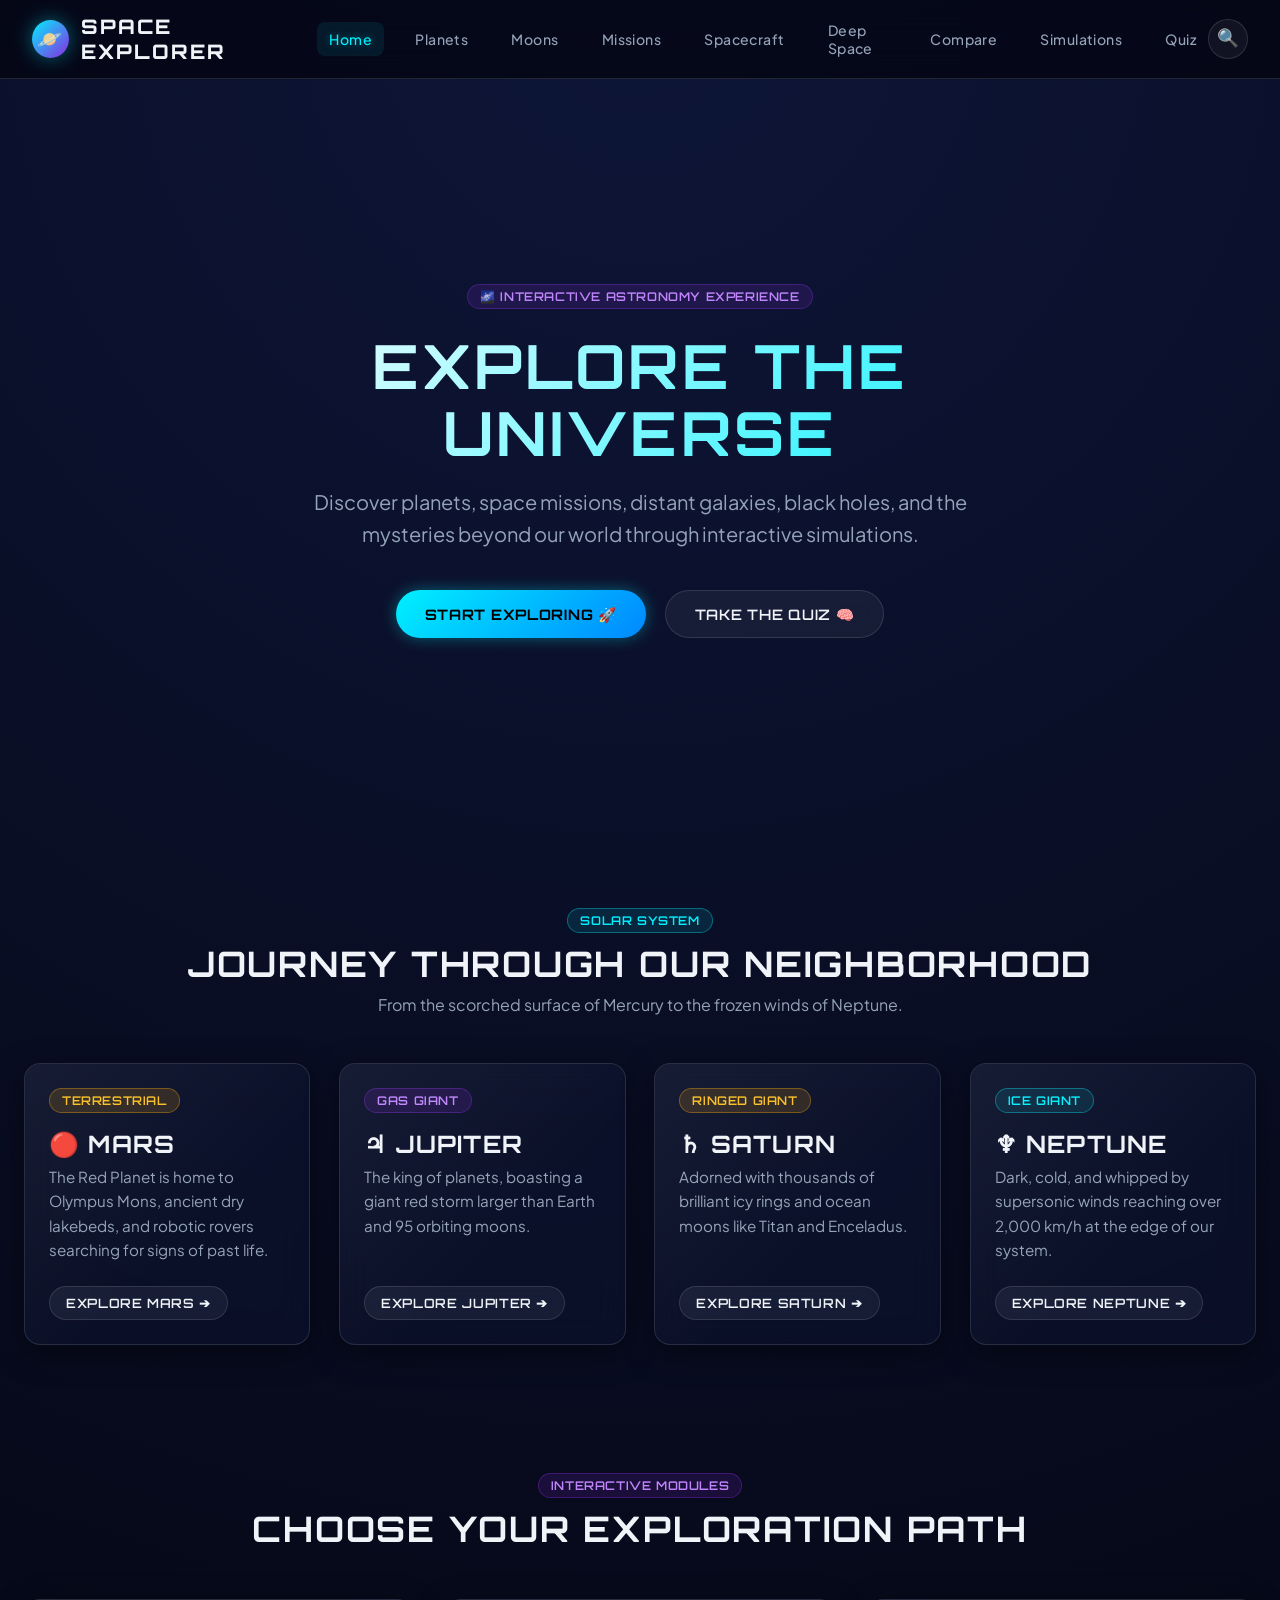
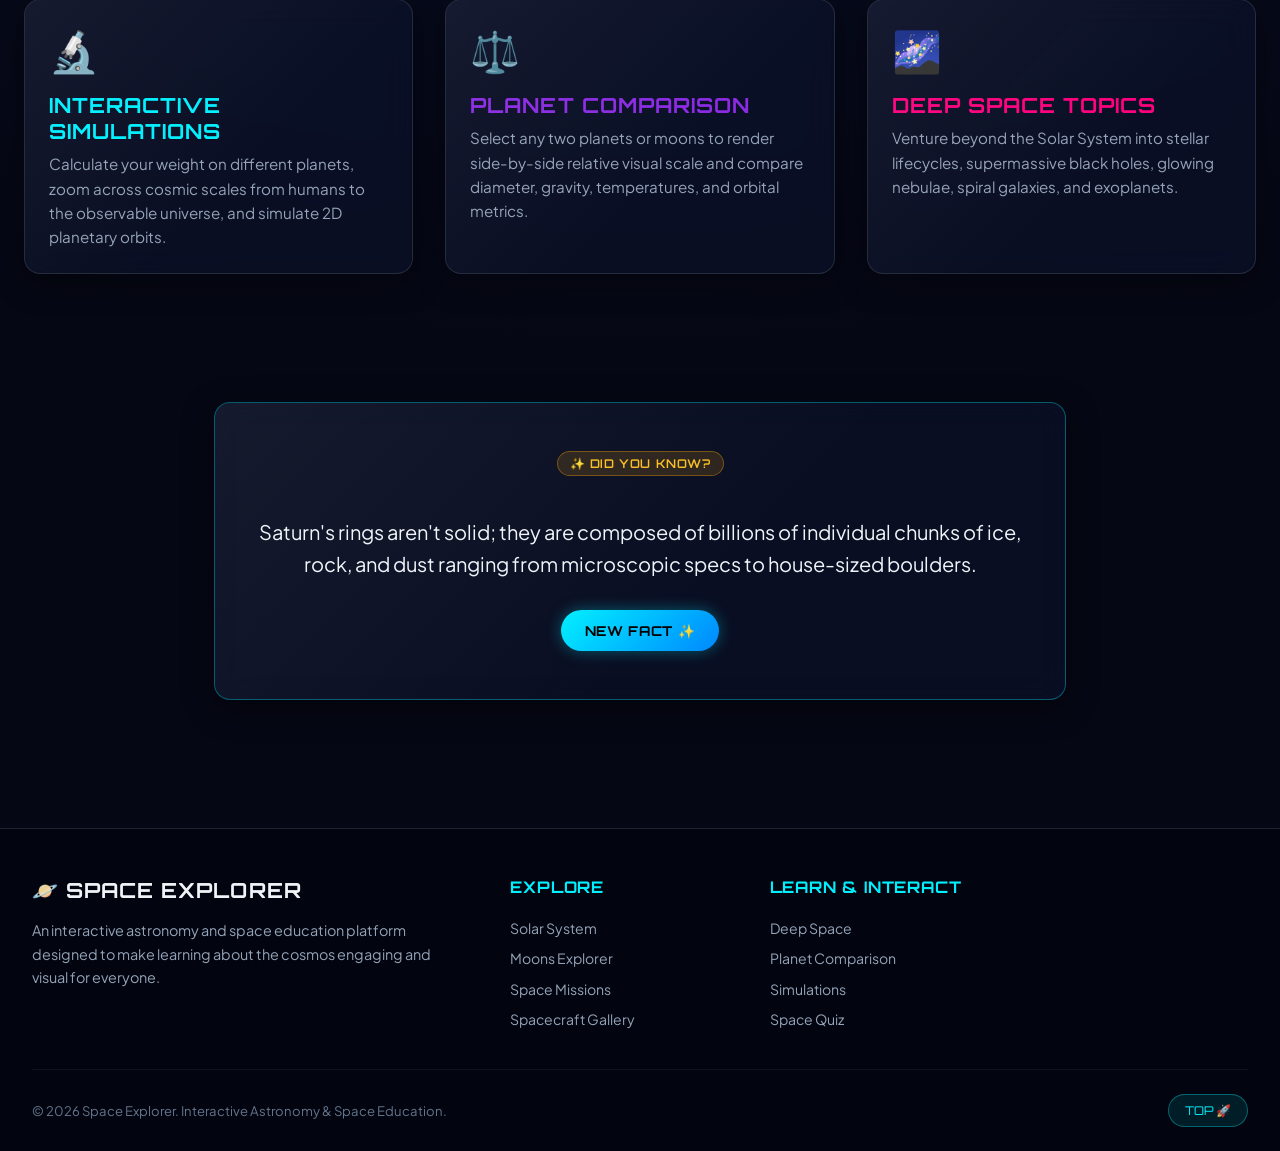
<file: index.html>
<!DOCTYPE html>
<html lang="en">
<head>
  <meta charset="UTF-8">
  <meta name="viewport" content="width=device-width, initial-scale=1.0">
  <title>SPACE EXPLORER | Interactive Astronomy & Space Education</title>
  <meta name="description" content="Discover planets, space missions, deep space galaxies, black holes, interactive simulations, and quizzes in a cinematic space exploration experience.">

  <!-- Core CSS -->
  <link rel="stylesheet" href="css/style.css">
  <link rel="stylesheet" href="css/responsive.css">
</head>
<body>

  <!-- Starfield Canvas Background -->
  <canvas id="starfield-canvas"></canvas>

  <!-- Sticky Navbar -->
  <nav class="navbar">
    <div class="nav-container">
      <a href="index.html" class="nav-brand">
        <div class="nav-brand-logo">🪐</div>
        <span>SPACE EXPLORER</span>
      </a>

      <ul class="nav-links" id="nav-links">
        <li><a href="index.html" class="nav-link">Home</a></li>
        <li><a href="planets.html" class="nav-link">Planets</a></li>
        <li><a href="moons.html" class="nav-link">Moons</a></li>
        <li><a href="missions.html" class="nav-link">Missions</a></li>
        <li><a href="spacecraft.html" class="nav-link">Spacecraft</a></li>
        <li><a href="deep-space.html" class="nav-link">Deep Space</a></li>
        <li><a href="compare.html" class="nav-link">Compare</a></li>
        <li><a href="simulations.html" class="nav-link">Simulations</a></li>
        <li><a href="quiz.html" class="nav-link">Quiz</a></li>
      </ul>

      <div class="nav-actions">
        <button class="btn-icon" id="search-btn" title="Search Universe (Ctrl+K)">🔍</button>
        <button class="mobile-toggle" id="mobile-toggle" aria-label="Toggle Menu">☰</button>
      </div>
    </div>
  </nav>

  <!-- Main Hero Section -->
  <main>
    <section class="hero-section" style="min-height: 85vh; display: flex; align-items: center; justify-content: center; text-align: center; padding: 4rem 1.5rem; position: relative;">
      <div style="max-width: 900px; margin: 0 auto;">
        <span class="badge badge-violet" style="margin-bottom: 1.5rem;">🌌 INTERACTIVE ASTRONOMY EXPERIENCE</span>
        <h1 class="hero-title text-gradient-cyan" style="font-size: 3.8rem; line-height: 1.1; margin-bottom: 1.2rem;">
          EXPLORE THE UNIVERSE
        </h1>
        <p style="font-size: 1.25rem; color: var(--text-muted); max-width: 700px; margin: 0 auto 2.5rem auto; line-height: 1.6;">
          Discover planets, space missions, distant galaxies, black holes, and the mysteries beyond our world through interactive simulations.
        </p>

        <div style="display: flex; gap: 1.2rem; justify-content: center; flex-wrap: wrap;">
          <a href="planets.html" class="btn-primary">START EXPLORING 🚀</a>
          <a href="quiz.html" class="btn-secondary">TAKE THE QUIZ 🧠</a>
        </div>
      </div>
    </section>

    <!-- Solar System Highlight Strip -->
    <section style="padding: 4rem 1.5rem; max-width: 1400px; margin: 0 auto;">
      <div style="text-align: center; margin-bottom: 3rem;">
        <span class="badge">SOLAR SYSTEM</span>
        <h2 style="font-size: 2.2rem; margin-top: 0.5rem;">JOURNEY THROUGH OUR NEIGHBORHOOD</h2>
        <p style="color: var(--text-muted); max-width: 600px; margin: 0.5rem auto 0 auto;">From the scorched surface of Mercury to the frozen winds of Neptune.</p>
      </div>

      <div style="display: grid; grid-template-columns: repeat(auto-fill, minmax(280px, 1fr)); gap: 1.8rem;">
        <div class="glass-panel" style="display:flex; flex-direction:column; align-items:flex-start;">
          <span class="badge badge-amber" style="margin-bottom: 1rem;">TERRESTRIAL</span>
          <h3 style="font-size: 1.5rem; margin-bottom: 0.4rem;">🔴 Mars</h3>
          <p style="color: var(--text-muted); font-size: 0.95rem; line-height: 1.6; margin-bottom: 1.5rem;">
            The Red Planet is home to Olympus Mons, ancient dry lakebeds, and robotic rovers searching for signs of past life.
          </p>
          <a href="planets.html?planet=mars" class="btn-secondary" style="margin-top: auto; font-size: 0.8rem; padding: 0.5rem 1rem;">EXPLORE MARS ➔</a>
        </div>

        <div class="glass-panel" style="display:flex; flex-direction:column; align-items:flex-start;">
          <span class="badge badge-violet" style="margin-bottom: 1rem;">GAS GIANT</span>
          <h3 style="font-size: 1.5rem; margin-bottom: 0.4rem;">♃ Jupiter</h3>
          <p style="color: var(--text-muted); font-size: 0.95rem; line-height: 1.6; margin-bottom: 1.5rem;">
            The king of planets, boasting a giant red storm larger than Earth and 95 orbiting moons.
          </p>
          <a href="planets.html?planet=jupiter" class="btn-secondary" style="margin-top: auto; font-size: 0.8rem; padding: 0.5rem 1rem;">EXPLORE JUPITER ➔</a>
        </div>

        <div class="glass-panel" style="display:flex; flex-direction:column; align-items:flex-start;">
          <span class="badge badge-amber" style="margin-bottom: 1rem;">RINGED GIANT</span>
          <h3 style="font-size: 1.5rem; margin-bottom: 0.4rem;">♄ Saturn</h3>
          <p style="color: var(--text-muted); font-size: 0.95rem; line-height: 1.6; margin-bottom: 1.5rem;">
            Adorned with thousands of brilliant icy rings and ocean moons like Titan and Enceladus.
          </p>
          <a href="planets.html?planet=saturn" class="btn-secondary" style="margin-top: auto; font-size: 0.8rem; padding: 0.5rem 1rem;">EXPLORE SATURN ➔</a>
        </div>

        <div class="glass-panel" style="display:flex; flex-direction:column; align-items:flex-start;">
          <span class="badge" style="margin-bottom: 1rem;">ICE GIANT</span>
          <h3 style="font-size: 1.5rem; margin-bottom: 0.4rem;">♆ Neptune</h3>
          <p style="color: var(--text-muted); font-size: 0.95rem; line-height: 1.6; margin-bottom: 1.5rem;">
            Dark, cold, and whipped by supersonic winds reaching over 2,000 km/h at the edge of our system.
          </p>
          <a href="planets.html?planet=neptune" class="btn-secondary" style="margin-top: auto; font-size: 0.8rem; padding: 0.5rem 1rem;">EXPLORE NEPTUNE ➔</a>
        </div>
      </div>
    </section>

    <!-- Interactive Features Hub -->
    <section style="padding: 4rem 1.5rem; max-width: 1400px; margin: 0 auto;">
      <div style="text-align: center; margin-bottom: 3rem;">
        <span class="badge badge-violet">INTERACTIVE MODULES</span>
        <h2 style="font-size: 2.2rem; margin-top: 0.5rem;">CHOOSE YOUR EXPLORATION PATH</h2>
      </div>

      <div style="display: grid; grid-template-columns: repeat(auto-fill, minmax(320px, 1fr)); gap: 2rem;">
        <a href="simulations.html" class="glass-panel" style="text-decoration:none; color:inherit; display:block;">
          <div style="font-size: 2.5rem; margin-bottom: 1rem;">🔬</div>
          <h3 style="font-size: 1.3rem; margin-bottom: 0.5rem; color: var(--primary-cyan);">INTERACTIVE SIMULATIONS</h3>
          <p style="color: var(--text-muted); font-size: 0.95rem; line-height: 1.6;">
            Calculate your weight on different planets, zoom across cosmic scales from humans to the observable universe, and simulate 2D planetary orbits.
          </p>
        </a>

        <a href="compare.html" class="glass-panel" style="text-decoration:none; color:inherit; display:block;">
          <div style="font-size: 2.5rem; margin-bottom: 1rem;">⚖️</div>
          <h3 style="font-size: 1.3rem; margin-bottom: 0.5rem; color: var(--secondary-violet);">PLANET COMPARISON</h3>
          <p style="color: var(--text-muted); font-size: 0.95rem; line-height: 1.6;">
            Select any two planets or moons to render side-by-side relative visual scale and compare diameter, gravity, temperatures, and orbital metrics.
          </p>
        </a>

        <a href="deep-space.html" class="glass-panel" style="text-decoration:none; color:inherit; display:block;">
          <div style="font-size: 2.5rem; margin-bottom: 1rem;">🌌</div>
          <h3 style="font-size: 1.3rem; margin-bottom: 0.5rem; color: var(--accent-magenta);">DEEP SPACE TOPICS</h3>
          <p style="color: var(--text-muted); font-size: 0.95rem; line-height: 1.6;">
            Venture beyond the Solar System into stellar lifecycles, supermassive black holes, glowing nebulae, spiral galaxies, and exoplanets.
          </p>
        </a>
      </div>
    </section>

    <!-- ✨ Random Space Fact Widget -->
    <section style="padding: 4rem 1.5rem; max-width: 900px; margin: 0 auto 4rem auto;">
      <div class="glass-panel" style="text-align: center; padding: 3rem 2rem; border-color: var(--primary-cyan-glow);">
        <span class="badge badge-amber" style="margin-bottom: 1rem;">✨ DID YOU KNOW?</span>
        <p id="fact-text-display" style="font-size: 1.25rem; line-height: 1.6; color: var(--text-main); margin: 1.5rem 0; min-height: 70px; transition: opacity 0.2s ease;">
          Space contains many extreme environments and objects waiting to be explored.
        </p>
        <button id="new-fact-btn" class="btn-primary" style="font-size: 0.85rem; padding: 0.75rem 1.5rem;">NEW FACT ✨</button>
      </div>
    </section>
  </main>

  <!-- Global Search Overlay Modal -->
  <div class="search-modal-overlay" id="search-modal-overlay">
    <div class="search-container">
      <div class="search-header">
        <span class="search-icon">🔍</span>
        <input type="text" class="search-input" id="search-input" placeholder="Search planets, moons, missions, black holes..." autocomplete="off">
        <button class="search-close-btn" id="search-close">✕</button>
      </div>
      <div class="search-results" id="search-results">
        <div style="text-align:center; padding: 1.5rem; color: var(--text-muted);">Type to search across the universe...</div>
      </div>
    </div>
  </div>

  <!-- Footer -->
  <footer>
    <div class="footer-container">
      <div class="footer-info">
        <h3>🪐 SPACE EXPLORER</h3>
        <p>An interactive astronomy and space education platform designed to make learning about the cosmos engaging and visual for everyone.</p>
      </div>
      <div class="footer-links">
        <h4>EXPLORE</h4>
        <ul>
          <li><a href="planets.html">Solar System</a></li>
          <li><a href="moons.html">Moons Explorer</a></li>
          <li><a href="missions.html">Space Missions</a></li>
          <li><a href="spacecraft.html">Spacecraft Gallery</a></li>
        </ul>
      </div>
      <div class="footer-links">
        <h4>LEARN & INTERACT</h4>
        <ul>
          <li><a href="deep-space.html">Deep Space</a></li>
          <li><a href="compare.html">Planet Comparison</a></li>
          <li><a href="simulations.html">Simulations</a></li>
          <li><a href="quiz.html">Space Quiz</a></li>
        </ul>
      </div>
    </div>
    <div class="footer-bottom">
      <span>© 2026 Space Explorer. Interactive Astronomy & Space Education.</span>
      <button class="back-to-top-btn" id="back-to-top">TOP 🚀</button>
    </div>
  </footer>

  <!-- Core Scripts -->
  <script src="js/main.js"></script>
</body>
</html>
</file>
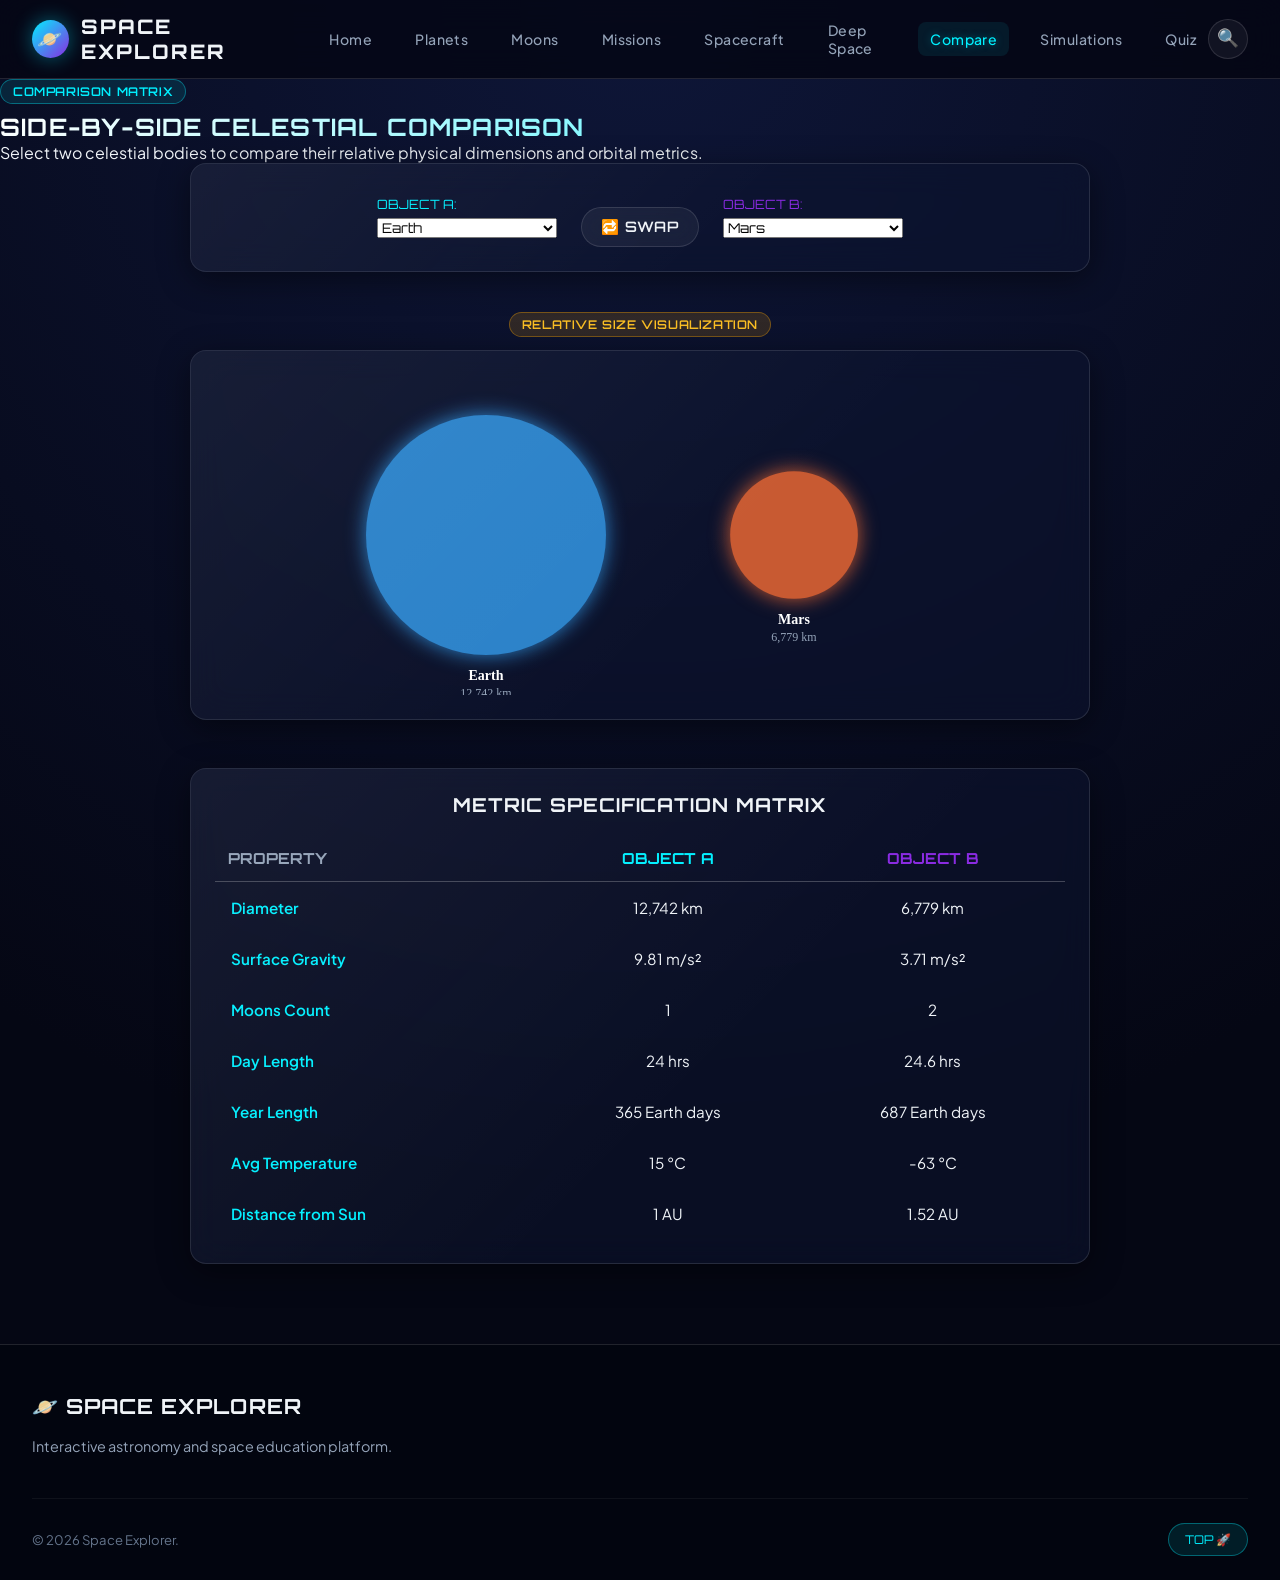
<file: compare.html>
<!DOCTYPE html>
<html lang="en">
<head>
  <meta charset="UTF-8">
  <meta name="viewport" content="width=device-width, initial-scale=1.0">
  <title>Planet & Moon Comparison | SPACE EXPLORER</title>
  <meta name="description" content="Compare any two planets or moons side-by-side with relative visual scale canvas and comparative metric table.">

  <link rel="stylesheet" href="css/style.css">
  <link rel="stylesheet" href="css/responsive.css">
</head>
<body>

  <canvas id="starfield-canvas"></canvas>

  <nav class="navbar">
    <div class="nav-container">
      <a href="index.html" class="nav-brand">
        <div class="nav-brand-logo">🪐</div>
        <span>SPACE EXPLORER</span>
      </a>

      <ul class="nav-links" id="nav-links">
        <li><a href="index.html" class="nav-link">Home</a></li>
        <li><a href="planets.html" class="nav-link">Planets</a></li>
        <li><a href="moons.html" class="nav-link">Moons</a></li>
        <li><a href="missions.html" class="nav-link">Missions</a></li>
        <li><a href="spacecraft.html" class="nav-link">Spacecraft</a></li>
        <li><a href="deep-space.html" class="nav-link">Deep Space</a></li>
        <li><a href="compare.html" class="nav-link active">Compare</a></li>
        <li><a href="simulations.html" class="nav-link">Simulations</a></li>
        <li><a href="quiz.html" class="nav-link">Quiz</a></li>
      </ul>

      <div class="nav-actions">
        <button class="btn-icon" id="search-btn">🔍</button>
        <button class="mobile-toggle" id="mobile-toggle">☰</button>
      </div>
    </div>
  </nav>

  <main>
    <section class="explorer-header">
      <span class="badge">COMPARISON MATRIX</span>
      <h1 class="text-gradient-cyan" style="margin-top: 0.5rem;">SIDE-BY-SIDE CELESTIAL COMPARISON</h1>
      <p>Select two celestial bodies to compare their relative physical dimensions and orbital metrics.</p>
    </section>

    <!-- Selector Controls Bar -->
    <div class="glass-panel" style="max-width: 900px; margin: 0 auto 2.5rem auto; padding: 1.5rem 2rem;">
      <div style="display: flex; gap: 1.5rem; align-items: center; justify-content: center; flex-wrap: wrap;">
        <div style="display: flex; flex-direction: column; gap: 0.4rem;">
          <label style="font-family: var(--font-display); font-size: 0.8rem; color: var(--primary-cyan);">OBJECT A:</label>
          <select id="select-planet-a" class="calc-input" style="width: 180px; font-family: var(--font-display);"></select>
        </div>

        <button id="swap-compare-btn" class="btn-secondary" style="padding: 0.6rem 1.2rem; margin-top: 1.2rem;">🔁 SWAP</button>

        <div style="display: flex; flex-direction: column; gap: 0.4rem;">
          <label style="font-family: var(--font-display); font-size: 0.8rem; color: var(--secondary-violet);">OBJECT B:</label>
          <select id="select-planet-b" class="calc-input" style="width: 180px; font-family: var(--font-display);"></select>
        </div>
      </div>
    </div>

    <!-- Relative Scale Canvas -->
    <div style="max-width: 900px; margin: 0 auto 3rem auto; text-align: center;">
      <span class="badge badge-amber" style="margin-bottom: 0.8rem;">RELATIVE SIZE VISUALIZATION</span>
      <div class="glass-panel" style="padding: 1.5rem; display: flex; justify-content: center; align-items: center;">
        <canvas id="compare-scale-canvas" width="700" height="320" style="max-width: 100%;"></canvas>
      </div>
    </div>

    <!-- Comparative Specs Table -->
    <div class="glass-panel" style="max-width: 900px; margin: 0 auto 5rem auto; padding: 1.5rem;">
      <h3 style="font-size: 1.2rem; margin-bottom: 1.2rem; text-align: center; color: var(--text-main);">METRIC SPECIFICATION MATRIX</h3>
      <table style="width: 100%; border-collapse: collapse; font-size: 0.95rem;">
        <thead>
          <tr style="border-bottom: 1px solid var(--border-glass);">
            <th style="padding: 0.8rem; text-align: left; color: var(--text-muted); font-family: var(--font-display);">PROPERTY</th>
            <th style="padding: 0.8rem; text-align: center; color: var(--primary-cyan); font-family: var(--font-display);">OBJECT A</th>
            <th style="padding: 0.8rem; text-align: center; color: var(--secondary-violet); font-family: var(--font-display);">OBJECT B</th>
          </tr>
        </thead>
        <tbody id="compare-table-body"></tbody>
      </table>
    </div>
  </main>

  <div class="search-modal-overlay" id="search-modal-overlay">
    <div class="search-container">
      <div class="search-header">
        <span class="search-icon">🔍</span>
        <input type="text" class="search-input" id="search-input" placeholder="Search comparison..." autocomplete="off">
        <button class="search-close-btn" id="search-close">✕</button>
      </div>
      <div class="search-results" id="search-results"></div>
    </div>
  </div>

  <footer>
    <div class="footer-container">
      <div class="footer-info">
        <h3>🪐 SPACE EXPLORER</h3>
        <p>Interactive astronomy and space education platform.</p>
      </div>
    </div>
    <div class="footer-bottom">
      <span>© 2026 Space Explorer.</span>
      <button class="back-to-top-btn" id="back-to-top">TOP 🚀</button>
    </div>
  </footer>

  <script src="js/main.js"></script>
  <script src="js/compare.js"></script>
</body>
</html>
</file>
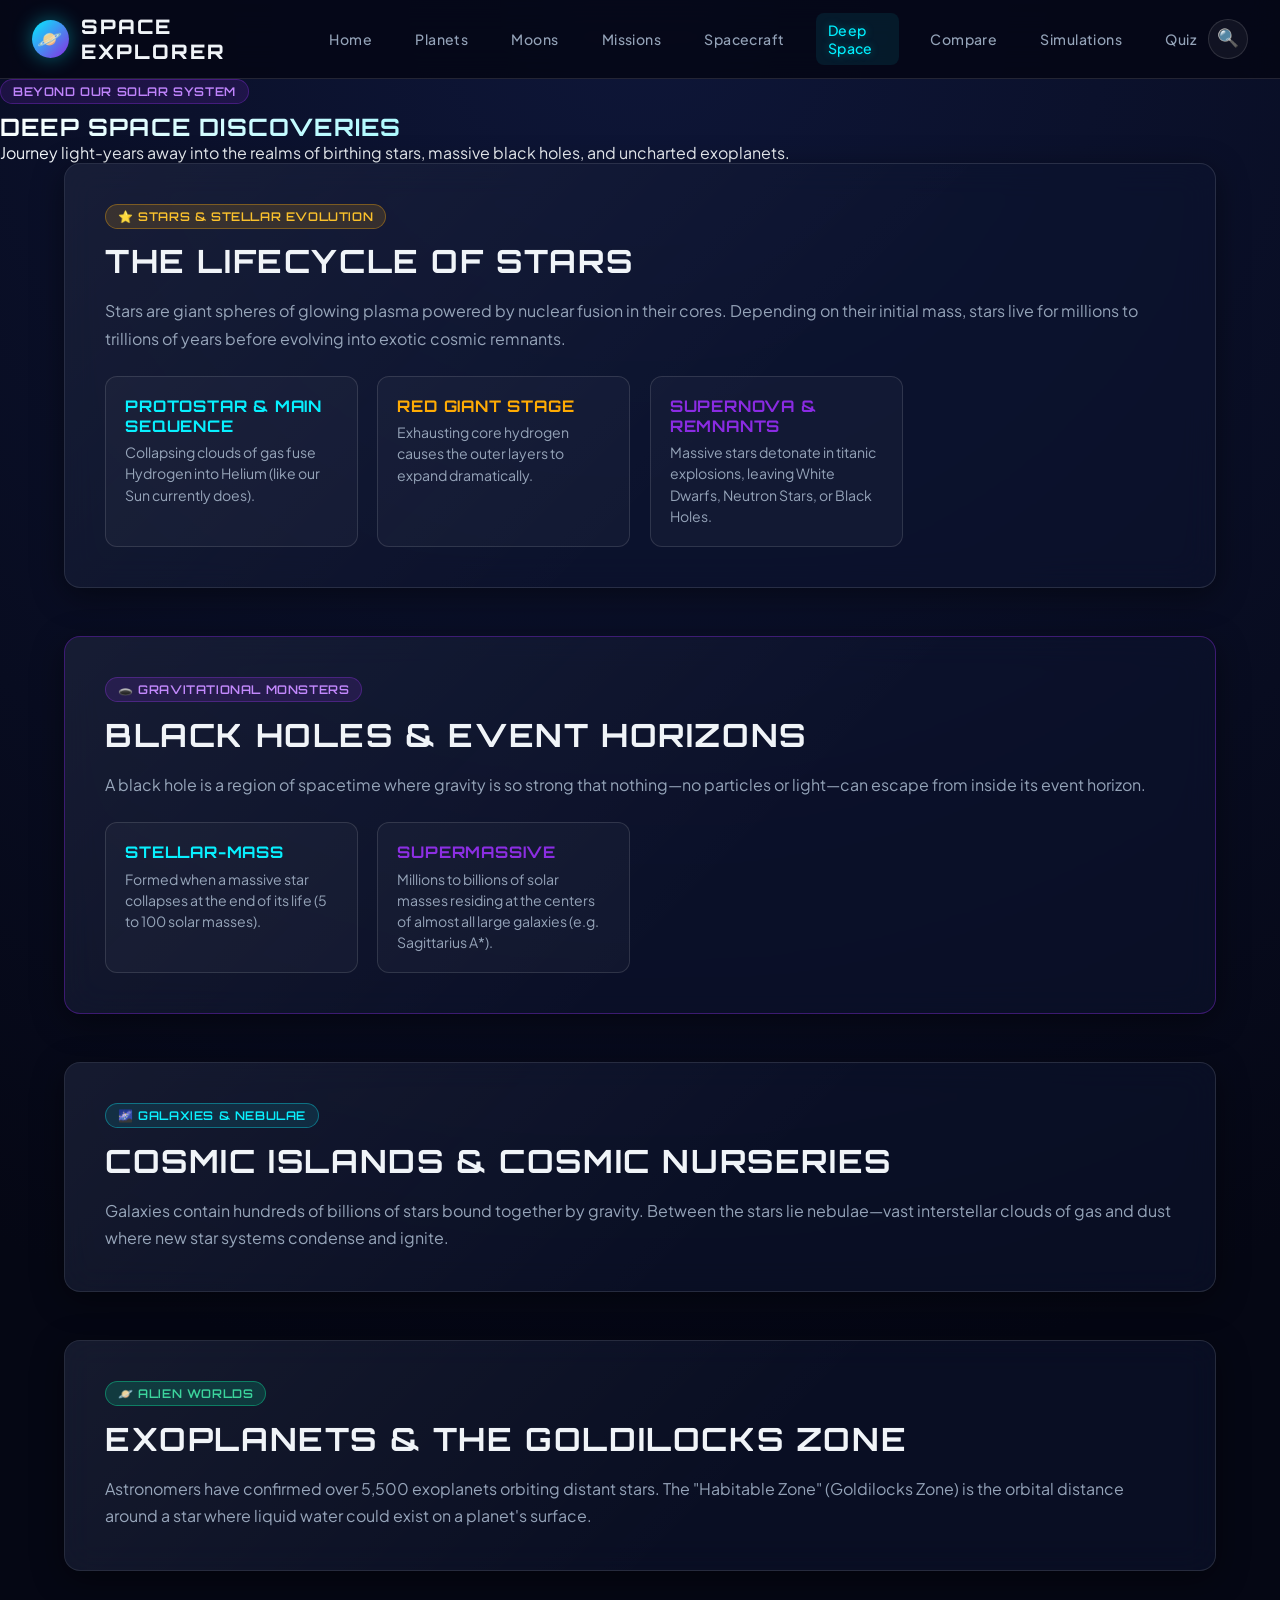
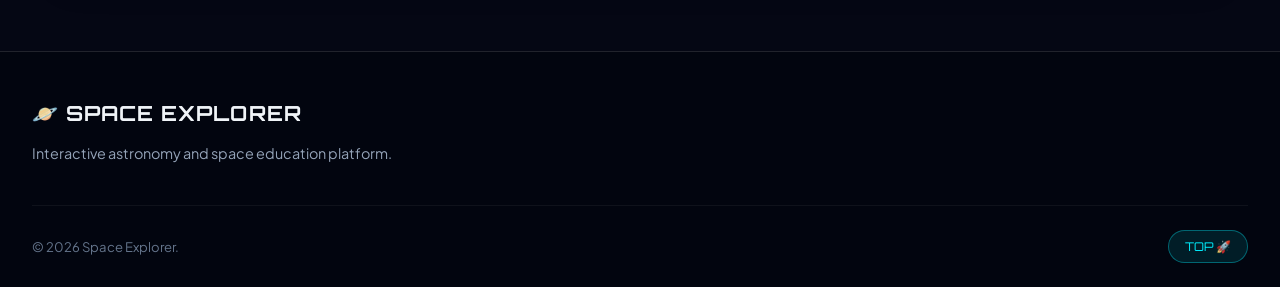
<file: deep-space.html>
<!DOCTYPE html>
<html lang="en">
<head>
  <meta charset="UTF-8">
  <meta name="viewport" content="width=device-width, initial-scale=1.0">
  <title>Deep Space Exploration | SPACE EXPLORER</title>
  <meta name="description" content="Discover deep space topics: stars, stellar lifecycles, spiral galaxies, black holes, star nurseries, and exoplanets.">

  <link rel="stylesheet" href="css/style.css">
  <link rel="stylesheet" href="css/responsive.css">
</head>
<body>

  <canvas id="starfield-canvas"></canvas>

  <nav class="navbar">
    <div class="nav-container">
      <a href="index.html" class="nav-brand">
        <div class="nav-brand-logo">🪐</div>
        <span>SPACE EXPLORER</span>
      </a>

      <ul class="nav-links" id="nav-links">
        <li><a href="index.html" class="nav-link">Home</a></li>
        <li><a href="planets.html" class="nav-link">Planets</a></li>
        <li><a href="moons.html" class="nav-link">Moons</a></li>
        <li><a href="missions.html" class="nav-link">Missions</a></li>
        <li><a href="spacecraft.html" class="nav-link">Spacecraft</a></li>
        <li><a href="deep-space.html" class="nav-link active">Deep Space</a></li>
        <li><a href="compare.html" class="nav-link">Compare</a></li>
        <li><a href="simulations.html" class="nav-link">Simulations</a></li>
        <li><a href="quiz.html" class="nav-link">Quiz</a></li>
      </ul>

      <div class="nav-actions">
        <button class="btn-icon" id="search-btn">🔍</button>
        <button class="mobile-toggle" id="mobile-toggle">☰</button>
      </div>
    </div>
  </nav>

  <main>
    <section class="explorer-header">
      <span class="badge badge-violet">BEYOND OUR SOLAR SYSTEM</span>
      <h1 class="text-gradient-cyan" style="margin-top: 0.5rem;">DEEP SPACE DISCOVERIES</h1>
      <p>Journey light-years away into the realms of birthing stars, massive black holes, and uncharted exoplanets.</p>
    </section>

    <!-- Content Sections Container -->
    <div style="max-width: 1200px; margin: 0 auto 5rem auto; padding: 0 1.5rem; display: flex; flex-direction: column; gap: 3rem;">
      
      <!-- 1. Stars & Stellar Lifecycle -->
      <section id="stars" class="glass-panel" style="padding: 2.5rem;">
        <span class="badge badge-amber" style="margin-bottom: 0.8rem;">⭐ STARS & STELLAR EVOLUTION</span>
        <h2 style="font-size: 2rem; margin-bottom: 1rem;">The Lifecycle of Stars</h2>
        <p style="color: var(--text-muted); line-height: 1.7; margin-bottom: 1.5rem;">
          Stars are giant spheres of glowing plasma powered by nuclear fusion in their cores. Depending on their initial mass, stars live for millions to trillions of years before evolving into exotic cosmic remnants.
        </p>
        <div style="display: grid; grid-template-columns: repeat(auto-fill, minmax(240px, 1fr)); gap: 1.2rem;">
          <div style="background: rgba(255,255,255,0.03); border: 1px solid var(--border-glass); border-radius: 12px; padding: 1.2rem;">
            <h4 style="color: var(--primary-cyan); font-family: var(--font-display); margin-bottom: 0.4rem;">Protostar & Main Sequence</h4>
            <p style="color: var(--text-muted); font-size: 0.88rem; line-height: 1.5;">Collapsing clouds of gas fuse Hydrogen into Helium (like our Sun currently does).</p>
          </div>
          <div style="background: rgba(255,255,255,0.03); border: 1px solid var(--border-glass); border-radius: 12px; padding: 1.2rem;">
            <h4 style="color: var(--accent-amber); font-family: var(--font-display); margin-bottom: 0.4rem;">Red Giant Stage</h4>
            <p style="color: var(--text-muted); font-size: 0.88rem; line-height: 1.5;">Exhausting core hydrogen causes the outer layers to expand dramatically.</p>
          </div>
          <div style="background: rgba(255,255,255,0.03); border: 1px solid var(--border-glass); border-radius: 12px; padding: 1.2rem;">
            <h4 style="color: var(--secondary-violet); font-family: var(--font-display); margin-bottom: 0.4rem;">Supernova & Remnants</h4>
            <p style="color: var(--text-muted); font-size: 0.88rem; line-height: 1.5;">Massive stars detonate in titanic explosions, leaving White Dwarfs, Neutron Stars, or Black Holes.</p>
          </div>
        </div>
      </section>

      <!-- 2. Black Holes -->
      <section id="black-holes" class="glass-panel" style="padding: 2.5rem; border-color: rgba(138, 43, 226, 0.4);">
        <span class="badge badge-violet" style="margin-bottom: 0.8rem;">🕳️ GRAVITATIONAL MONSTERS</span>
        <h2 style="font-size: 2rem; margin-bottom: 1rem;">Black Holes & Event Horizons</h2>
        <p style="color: var(--text-muted); line-height: 1.7; margin-bottom: 1.5rem;">
          A black hole is a region of spacetime where gravity is so strong that nothing—no particles or light—can escape from inside its event horizon.
        </p>
        <div style="display: grid; grid-template-columns: repeat(auto-fill, minmax(240px, 1fr)); gap: 1.2rem;">
          <div style="background: rgba(255,255,255,0.03); border: 1px solid var(--border-glass); border-radius: 12px; padding: 1.2rem;">
            <h4 style="color: var(--primary-cyan); font-family: var(--font-display); margin-bottom: 0.4rem;">Stellar-Mass</h4>
            <p style="color: var(--text-muted); font-size: 0.88rem; line-height: 1.5;">Formed when a massive star collapses at the end of its life (5 to 100 solar masses).</p>
          </div>
          <div style="background: rgba(255,255,255,0.03); border: 1px solid var(--border-glass); border-radius: 12px; padding: 1.2rem;">
            <h4 style="color: var(--secondary-violet); font-family: var(--font-display); margin-bottom: 0.4rem;">Supermassive</h4>
            <p style="color: var(--text-muted); font-size: 0.88rem; line-height: 1.5;">Millions to billions of solar masses residing at the centers of almost all large galaxies (e.g. Sagittarius A*).</p>
          </div>
        </div>
      </section>

      <!-- 3. Galaxies & Nebulae -->
      <section id="galaxies" class="glass-panel" style="padding: 2.5rem;">
        <span class="badge" style="margin-bottom: 0.8rem;">🌌 GALAXIES & NEBULAE</span>
        <h2 style="font-size: 2rem; margin-bottom: 1rem;">Cosmic Islands & Cosmic Nurseries</h2>
        <p style="color: var(--text-muted); line-height: 1.7;">
          Galaxies contain hundreds of billions of stars bound together by gravity. Between the stars lie nebulae—vast interstellar clouds of gas and dust where new star systems condense and ignite.
        </p>
      </section>

      <!-- 4. Exoplanets & Habitable Zone -->
      <section id="exoplanets" class="glass-panel" style="padding: 2.5rem;">
        <span class="badge badge-ocean" style="margin-bottom: 0.8rem;">🪐 ALIEN WORLDS</span>
        <h2 style="font-size: 2rem; margin-bottom: 1rem;">Exoplanets & The Goldilocks Zone</h2>
        <p style="color: var(--text-muted); line-height: 1.7;">
          Astronomers have confirmed over 5,500 exoplanets orbiting distant stars. The "Habitable Zone" (Goldilocks Zone) is the orbital distance around a star where liquid water could exist on a planet's surface.
        </p>
      </section>

    </div>
  </main>

  <div class="search-modal-overlay" id="search-modal-overlay">
    <div class="search-container">
      <div class="search-header">
        <span class="search-icon">🔍</span>
        <input type="text" class="search-input" id="search-input" placeholder="Search deep space..." autocomplete="off">
        <button class="search-close-btn" id="search-close">✕</button>
      </div>
      <div class="search-results" id="search-results"></div>
    </div>
  </div>

  <footer>
    <div class="footer-container">
      <div class="footer-info">
        <h3>🪐 SPACE EXPLORER</h3>
        <p>Interactive astronomy and space education platform.</p>
      </div>
    </div>
    <div class="footer-bottom">
      <span>© 2026 Space Explorer.</span>
      <button class="back-to-top-btn" id="back-to-top">TOP 🚀</button>
    </div>
  </footer>

  <script src="js/main.js"></script>
</body>
</html>
</file>
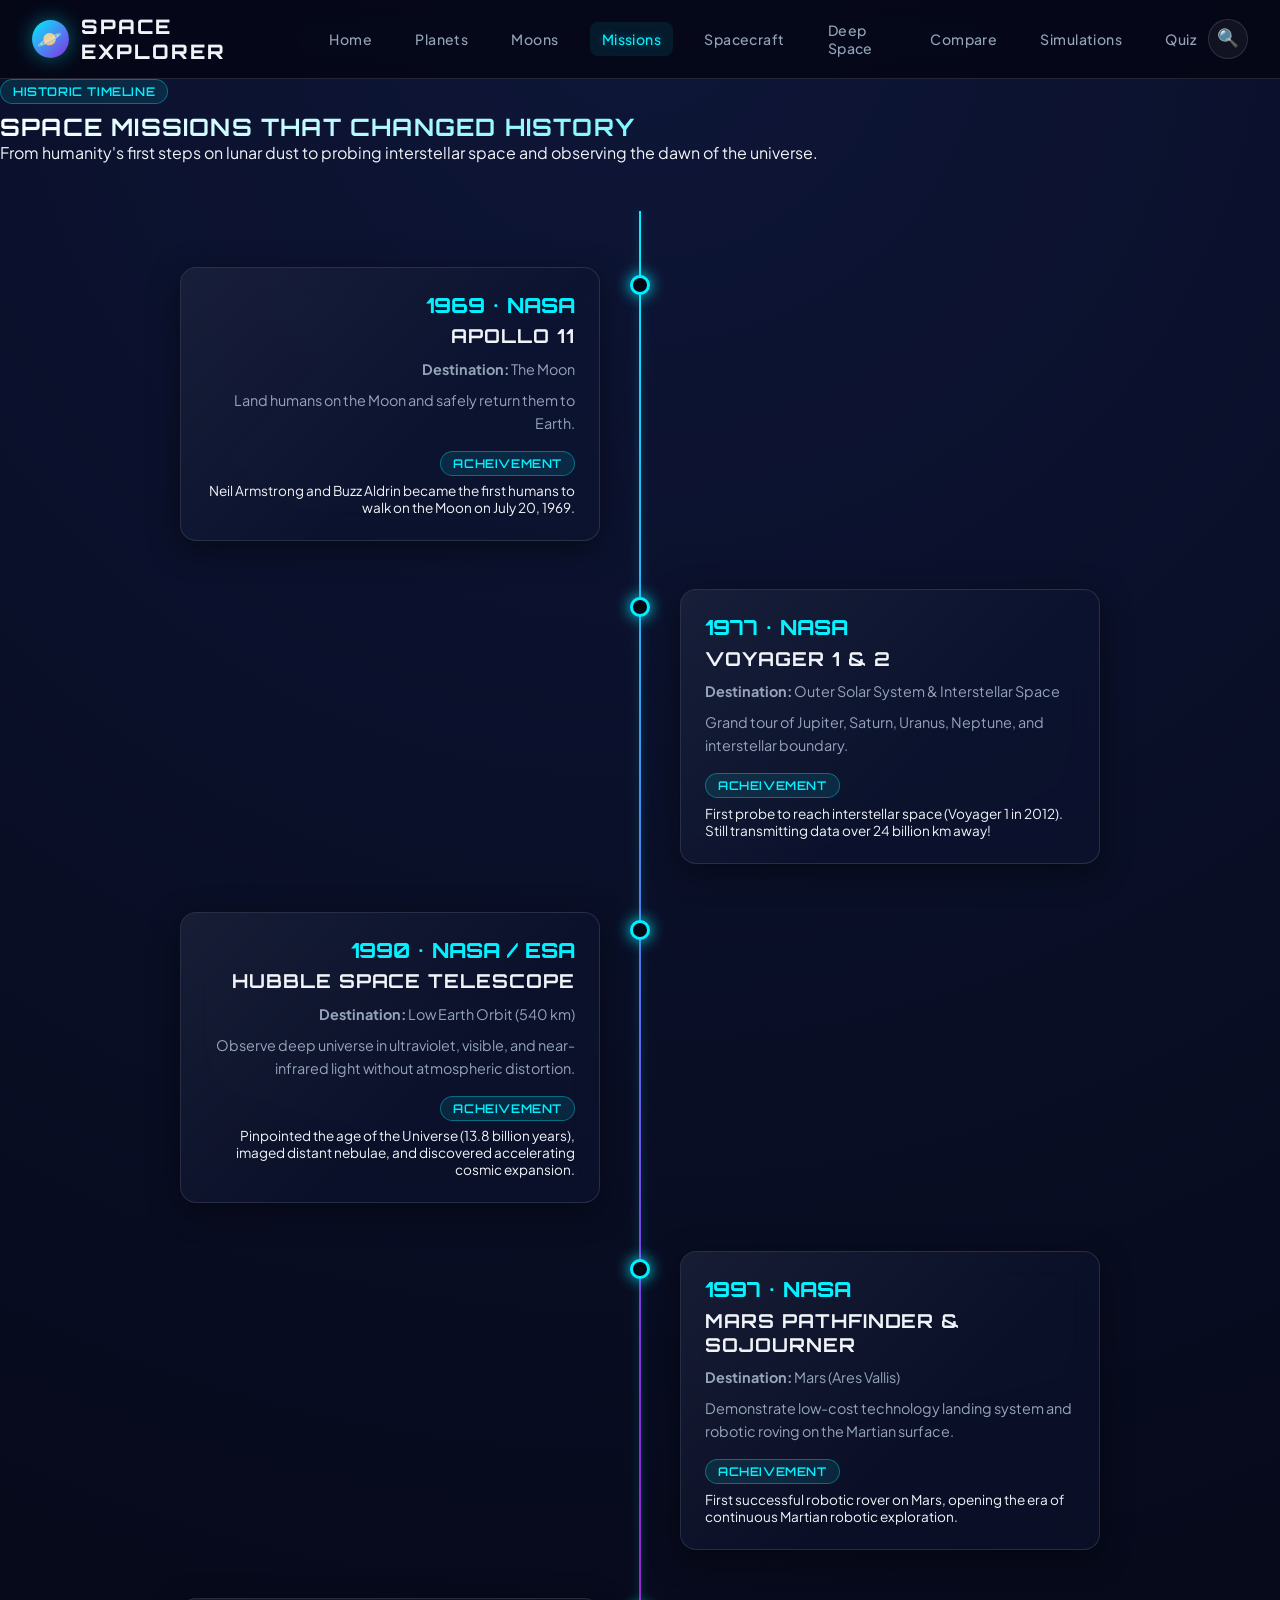
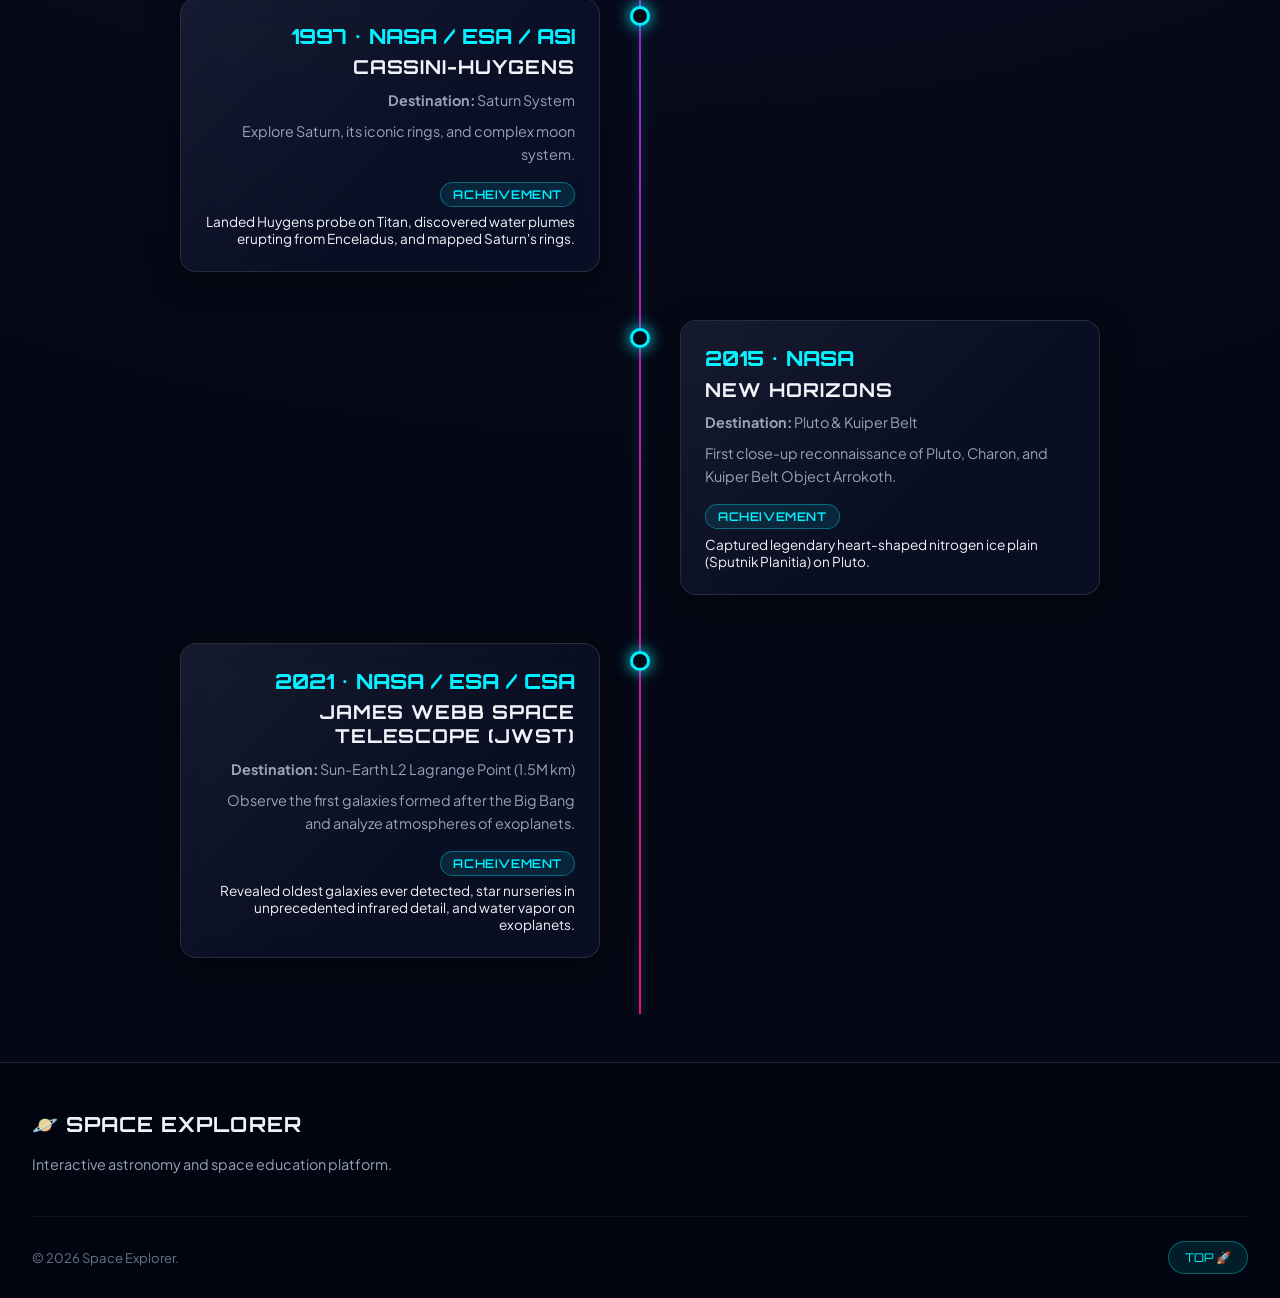
<file: missions.html>
<!DOCTYPE html>
<html lang="en">
<head>
  <meta charset="UTF-8">
  <meta name="viewport" content="width=device-width, initial-scale=1.0">
  <title>Space Missions Timeline | SPACE EXPLORER</title>
  <meta name="description" content="Explore historic space missions from Apollo 11 moon landings to James Webb Space Telescope deep space discoveries.">

  <link rel="stylesheet" href="css/style.css">
  <link rel="stylesheet" href="css/missions.css">
  <link rel="stylesheet" href="css/responsive.css">
</head>
<body>

  <canvas id="starfield-canvas"></canvas>

  <nav class="navbar">
    <div class="nav-container">
      <a href="index.html" class="nav-brand">
        <div class="nav-brand-logo">🪐</div>
        <span>SPACE EXPLORER</span>
      </a>

      <ul class="nav-links" id="nav-links">
        <li><a href="index.html" class="nav-link">Home</a></li>
        <li><a href="planets.html" class="nav-link">Planets</a></li>
        <li><a href="moons.html" class="nav-link">Moons</a></li>
        <li><a href="missions.html" class="nav-link active">Missions</a></li>
        <li><a href="spacecraft.html" class="nav-link">Spacecraft</a></li>
        <li><a href="deep-space.html" class="nav-link">Deep Space</a></li>
        <li><a href="compare.html" class="nav-link">Compare</a></li>
        <li><a href="simulations.html" class="nav-link">Simulations</a></li>
        <li><a href="quiz.html" class="nav-link">Quiz</a></li>
      </ul>

      <div class="nav-actions">
        <button class="btn-icon" id="search-btn">🔍</button>
        <button class="mobile-toggle" id="mobile-toggle">☰</button>
      </div>
    </div>
  </nav>

  <main>
    <section class="explorer-header">
      <span class="badge">HISTORIC TIMELINE</span>
      <h1 class="text-gradient-cyan" style="margin-top: 0.5rem;">SPACE MISSIONS THAT CHANGED HISTORY</h1>
      <p>From humanity's first steps on lunar dust to probing interstellar space and observing the dawn of the universe.</p>
    </section>

    <div class="timeline-container">
      <div id="timeline-wrap"></div>
    </div>
  </main>

  <div class="search-modal-overlay" id="search-modal-overlay">
    <div class="search-container">
      <div class="search-header">
        <span class="search-icon">🔍</span>
        <input type="text" class="search-input" id="search-input" placeholder="Search missions..." autocomplete="off">
        <button class="search-close-btn" id="search-close">✕</button>
      </div>
      <div class="search-results" id="search-results"></div>
    </div>
  </div>

  <footer>
    <div class="footer-container">
      <div class="footer-info">
        <h3>🪐 SPACE EXPLORER</h3>
        <p>Interactive astronomy and space education platform.</p>
      </div>
    </div>
    <div class="footer-bottom">
      <span>© 2026 Space Explorer.</span>
      <button class="back-to-top-btn" id="back-to-top">TOP 🚀</button>
    </div>
  </footer>

  <script src="js/main.js"></script>
  <script src="js/missions.js"></script>
</body>
</html>
</file>
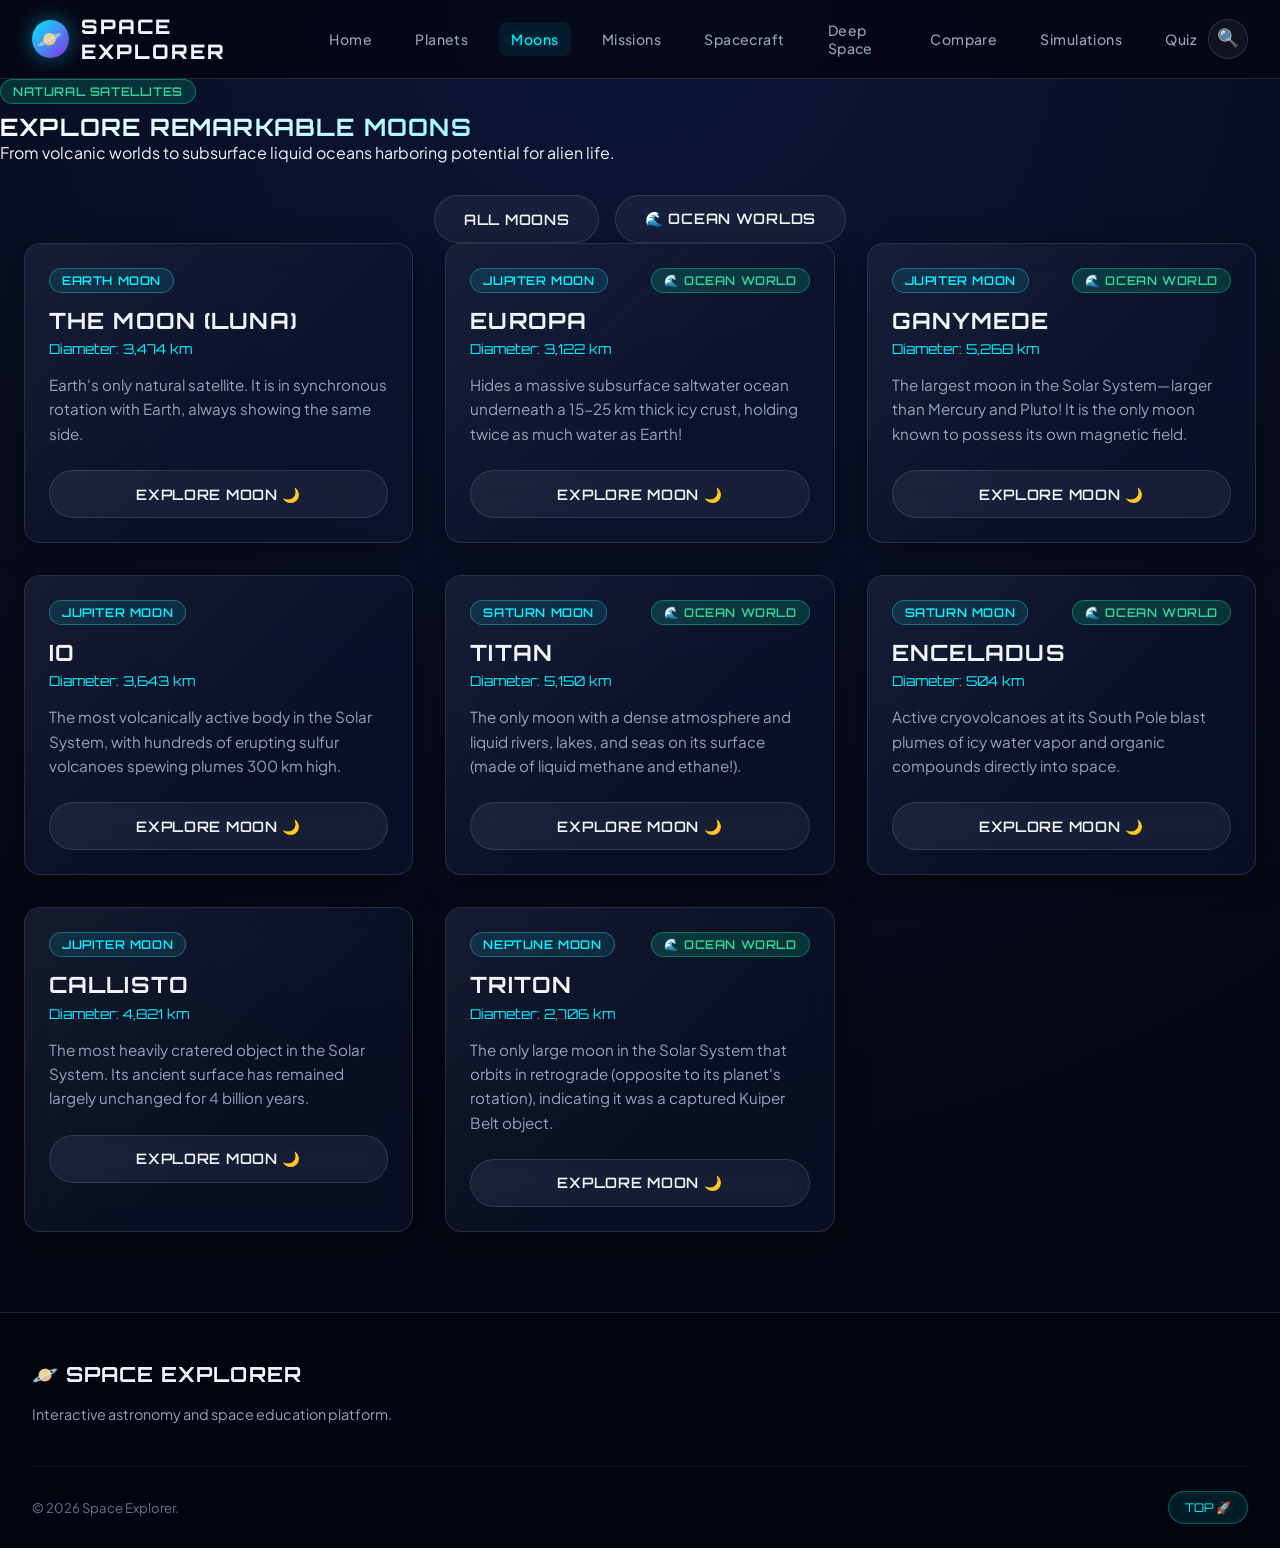
<file: moons.html>
<!DOCTYPE html>
<html lang="en">
<head>
  <meta charset="UTF-8">
  <meta name="viewport" content="width=device-width, initial-scale=1.0">
  <title>Moons Explorer | SPACE EXPLORER</title>
  <meta name="description" content="Explore remarkable moons of the Solar System including ocean worlds Europa, Titan, and Enceladus.">

  <link rel="stylesheet" href="css/style.css">
  <link rel="stylesheet" href="css/responsive.css">
</head>
<body>

  <canvas id="starfield-canvas"></canvas>

  <nav class="navbar">
    <div class="nav-container">
      <a href="index.html" class="nav-brand">
        <div class="nav-brand-logo">🪐</div>
        <span>SPACE EXPLORER</span>
      </a>

      <ul class="nav-links" id="nav-links">
        <li><a href="index.html" class="nav-link">Home</a></li>
        <li><a href="planets.html" class="nav-link">Planets</a></li>
        <li><a href="moons.html" class="nav-link active">Moons</a></li>
        <li><a href="missions.html" class="nav-link">Missions</a></li>
        <li><a href="spacecraft.html" class="nav-link">Spacecraft</a></li>
        <li><a href="deep-space.html" class="nav-link">Deep Space</a></li>
        <li><a href="compare.html" class="nav-link">Compare</a></li>
        <li><a href="simulations.html" class="nav-link">Simulations</a></li>
        <li><a href="quiz.html" class="nav-link">Quiz</a></li>
      </ul>

      <div class="nav-actions">
        <button class="btn-icon" id="search-btn">🔍</button>
        <button class="mobile-toggle" id="mobile-toggle">☰</button>
      </div>
    </div>
  </nav>

  <main>
    <section class="explorer-header">
      <span class="badge badge-ocean">NATURAL SATELLITES</span>
      <h1 class="text-gradient-cyan" style="margin-top: 0.5rem;">EXPLORE REMARKABLE MOONS</h1>
      <p>From volcanic worlds to subsurface liquid oceans harboring potential for alien life.</p>

      <!-- Category Filter Tabs -->
      <div style="display: flex; gap: 1rem; justify-content: center; margin-top: 2rem;">
        <button class="btn-secondary moon-filter-btn active" data-filter="all">ALL MOONS</button>
        <button class="btn-secondary moon-filter-btn" data-filter="ocean">🌊 OCEAN WORLDS</button>
      </div>
    </section>

    <section style="max-width: 1300px; margin: 0 auto 5rem auto; padding: 0 1.5rem;">
      <div id="moons-grid" style="display: grid; grid-template-columns: repeat(auto-fill, minmax(320px, 1fr)); gap: 2rem;"></div>
    </section>
  </main>

  <!-- Global Search Overlay Modal -->
  <div class="search-modal-overlay" id="search-modal-overlay">
    <div class="search-container">
      <div class="search-header">
        <span class="search-icon">🔍</span>
        <input type="text" class="search-input" id="search-input" placeholder="Search moons..." autocomplete="off">
        <button class="search-close-btn" id="search-close">✕</button>
      </div>
      <div class="search-results" id="search-results"></div>
    </div>
  </div>

  <footer>
    <div class="footer-container">
      <div class="footer-info">
        <h3>🪐 SPACE EXPLORER</h3>
        <p>Interactive astronomy and space education platform.</p>
      </div>
    </div>
    <div class="footer-bottom">
      <span>© 2026 Space Explorer.</span>
      <button class="back-to-top-btn" id="back-to-top">TOP 🚀</button>
    </div>
  </footer>

  <script src="js/main.js"></script>
  <script src="js/moons.js"></script>
</body>
</html>
</file>
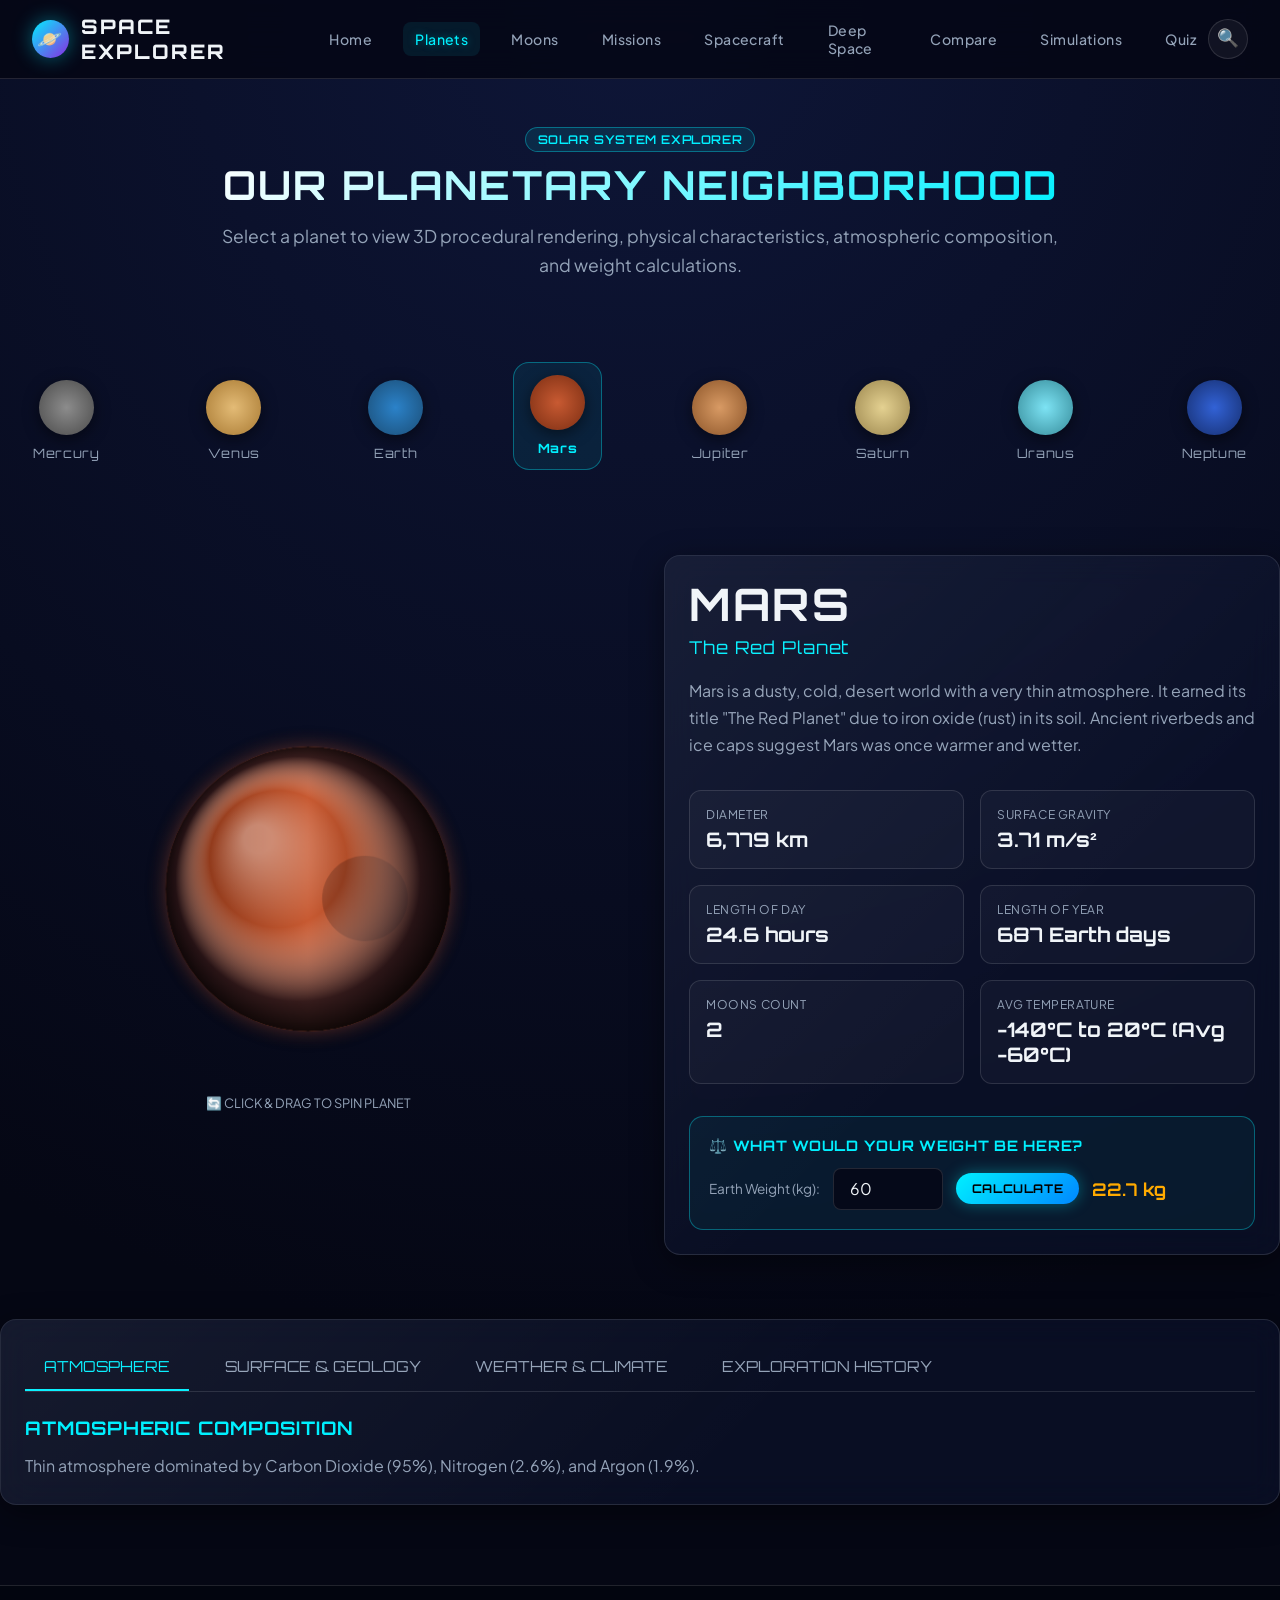
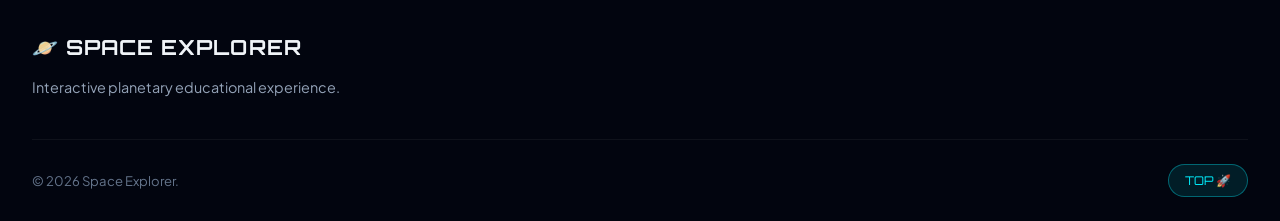
<file: planets.html>
<!DOCTYPE html>
<html lang="en">
<head>
  <meta charset="UTF-8">
  <meta name="viewport" content="width=device-width, initial-scale=1.0">
  <title>Solar System Explorer | SPACE EXPLORER</title>
  <meta name="description" content="Explore planets of our solar system visually with interactive 3D procedural sphere rendering, atmosphere specs, and weight calculation.">

  <!-- Stylesheets -->
  <link rel="stylesheet" href="css/style.css">
  <link rel="stylesheet" href="css/planets.css">
  <link rel="stylesheet" href="css/responsive.css">
</head>
<body>

  <!-- Starfield Canvas -->
  <canvas id="starfield-canvas"></canvas>

  <!-- Sticky Navbar -->
  <nav class="navbar">
    <div class="nav-container">
      <a href="index.html" class="nav-brand">
        <div class="nav-brand-logo">🪐</div>
        <span>SPACE EXPLORER</span>
      </a>

      <ul class="nav-links" id="nav-links">
        <li><a href="index.html" class="nav-link">Home</a></li>
        <li><a href="planets.html" class="nav-link active">Planets</a></li>
        <li><a href="moons.html" class="nav-link">Moons</a></li>
        <li><a href="missions.html" class="nav-link">Missions</a></li>
        <li><a href="spacecraft.html" class="nav-link">Spacecraft</a></li>
        <li><a href="deep-space.html" class="nav-link">Deep Space</a></li>
        <li><a href="compare.html" class="nav-link">Compare</a></li>
        <li><a href="simulations.html" class="nav-link">Simulations</a></li>
        <li><a href="quiz.html" class="nav-link">Quiz</a></li>
      </ul>

      <div class="nav-actions">
        <button class="btn-icon" id="search-btn" title="Search (Ctrl+K)">🔍</button>
        <button class="mobile-toggle" id="mobile-toggle" aria-label="Toggle Menu">☰</button>
      </div>
    </div>
  </nav>

  <main>
    <section class="explorer-header">
      <span class="badge">SOLAR SYSTEM EXPLORER</span>
      <h1 class="text-gradient-cyan" style="margin-top: 0.5rem;">OUR PLANETARY NEIGHBORHOOD</h1>
      <p>Select a planet to view 3D procedural rendering, physical characteristics, atmospheric composition, and weight calculations.</p>
    </section>

    <!-- Solar System Interactive Selection Strip -->
    <div class="solar-system-strip">
      <div class="planet-node" data-planet="mercury">
        <div class="planet-canvas-mini" style="background: radial-gradient(circle, #8c8c8c, #4a4a4a);"></div>
        <span class="planet-name-label">Mercury</span>
      </div>
      <div class="planet-node" data-planet="venus">
        <div class="planet-canvas-mini" style="background: radial-gradient(circle, #e3bb76, #a87932);"></div>
        <span class="planet-name-label">Venus</span>
      </div>
      <div class="planet-node" data-planet="earth">
        <div class="planet-canvas-mini" style="background: radial-gradient(circle, #2b82c9, #1b4d75);"></div>
        <span class="planet-name-label">Earth</span>
      </div>
      <div class="planet-node active" data-planet="mars">
        <div class="planet-canvas-mini" style="background: radial-gradient(circle, #c85a32, #7a2d12);"></div>
        <span class="planet-name-label">Mars</span>
      </div>
      <div class="planet-node" data-planet="jupiter">
        <div class="planet-canvas-mini" style="background: radial-gradient(circle, #d89a64, #8b5428);"></div>
        <span class="planet-name-label">Jupiter</span>
      </div>
      <div class="planet-node" data-planet="saturn">
        <div class="planet-canvas-mini" style="background: radial-gradient(circle, #e4d191, #9a854d);"></div>
        <span class="planet-name-label">Saturn</span>
      </div>
      <div class="planet-node" data-planet="uranus">
        <div class="planet-canvas-mini" style="background: radial-gradient(circle, #7de3f4, #358a98);"></div>
        <span class="planet-name-label">Uranus</span>
      </div>
      <div class="planet-node" data-planet="neptune">
        <div class="planet-canvas-mini" style="background: radial-gradient(circle, #3262d6, #162e6e);"></div>
        <span class="planet-name-label">Neptune</span>
      </div>
    </div>

    <!-- Planet Spotlight Stage -->
    <section class="planet-detail-stage">
      <!-- Left: Interactive Canvas -->
      <div class="planet-interactive-view">
        <canvas id="planet-canvas-large"></canvas>
        <div class="canvas-hint">
          <span>🔄 CLICK & DRAG TO SPIN PLANET</span>
        </div>
      </div>

      <!-- Right: Info Sheet -->
      <div class="glass-panel planet-info-sheet">
        <h2 id="planet-name">MARS</h2>
        <div id="planet-tagline" class="planet-tagline">The Red Planet</div>
        <p id="planet-overview" class="planet-overview-text">
          Mars is a dusty, cold, desert world with a very thin atmosphere.
        </p>

        <!-- Quick Stats Grid -->
        <div class="planet-stats-grid">
          <div class="stat-card">
            <span class="stat-label">Diameter</span>
            <span id="stat-diameter" class="stat-value">6,779 km</span>
          </div>
          <div class="stat-card">
            <span class="stat-label">Surface Gravity</span>
            <span id="stat-gravity" class="stat-value">3.71 m/s²</span>
          </div>
          <div class="stat-card">
            <span class="stat-label">Length of Day</span>
            <span id="stat-day" class="stat-value">24.6 hours</span>
          </div>
          <div class="stat-card">
            <span class="stat-label">Length of Year</span>
            <span id="stat-year" class="stat-value">687 Earth days</span>
          </div>
          <div class="stat-card">
            <span class="stat-label">Moons Count</span>
            <span id="stat-moons" class="stat-value">2</span>
          </div>
          <div class="stat-card">
            <span class="stat-label">Avg Temperature</span>
            <span id="stat-temp" class="stat-value">-63°C</span>
          </div>
        </div>

        <!-- Weight Calculator Widget -->
        <div class="weight-calc-widget">
          <h4>⚖️ WHAT WOULD YOUR WEIGHT BE HERE?</h4>
          <div class="calc-input-group">
            <label style="font-size:0.85rem; color:var(--text-muted);">Earth Weight (kg):</label>
            <input type="number" id="planet-weight-input" class="calc-input" value="60">
            <button id="calc-weight-btn" class="btn-primary" style="font-size: 0.75rem; padding: 0.5rem 1rem;">CALCULATE</button>
            <span id="calc-weight-result" class="calc-result-badge">22.7 kg</span>
          </div>
        </div>
      </div>
    </section>

    <!-- Subsections (Atmosphere, Surface, Weather, Exploration) -->
    <section class="planet-subsections glass-panel">
      <div class="tab-buttons">
        <button class="tab-btn active" data-tab="tab-atmos">ATMOSPHERE</button>
        <button class="tab-btn" data-tab="tab-surface">SURFACE & GEOLOGY</button>
        <button class="tab-btn" data-tab="tab-weather">WEATHER & CLIMATE</button>
        <button class="tab-btn" data-tab="tab-exploration">EXPLORATION HISTORY</button>
      </div>

      <div id="tab-atmos" class="tab-content active">
        <h3 style="margin-bottom: 0.8rem; color: var(--primary-cyan);">ATMOSPHERIC COMPOSITION</h3>
        <p id="tab-atmos-text" style="color: var(--text-muted); line-height: 1.7;"></p>
      </div>
      <div id="tab-surface" class="tab-content">
        <h3 style="margin-bottom: 0.8rem; color: var(--primary-cyan);">GEOLOGICAL FEATURES</h3>
        <p id="tab-surface-text" style="color: var(--text-muted); line-height: 1.7;"></p>
      </div>
      <div id="tab-weather" class="tab-content">
        <h3 style="margin-bottom: 0.8rem; color: var(--primary-cyan);">CLIMATE & STORMS</h3>
        <p id="tab-weather-text" style="color: var(--text-muted); line-height: 1.7;"></p>
      </div>
      <div id="tab-exploration" class="tab-content">
        <h3 style="margin-bottom: 0.8rem; color: var(--primary-cyan);">HUMAN & ROBOTIC MISSIONS</h3>
        <p id="tab-exploration-text" style="color: var(--text-muted); line-height: 1.7;"></p>
      </div>
    </section>
  </main>

  <!-- Global Search Overlay Modal -->
  <div class="search-modal-overlay" id="search-modal-overlay">
    <div class="search-container">
      <div class="search-header">
        <span class="search-icon">🔍</span>
        <input type="text" class="search-input" id="search-input" placeholder="Search planets, moons, missions..." autocomplete="off">
        <button class="search-close-btn" id="search-close">✕</button>
      </div>
      <div class="search-results" id="search-results"></div>
    </div>
  </div>

  <!-- Footer -->
  <footer>
    <div class="footer-container">
      <div class="footer-info">
        <h3>🪐 SPACE EXPLORER</h3>
        <p>Interactive planetary educational experience.</p>
      </div>
    </div>
    <div class="footer-bottom">
      <span>© 2026 Space Explorer.</span>
      <button class="back-to-top-btn" id="back-to-top">TOP 🚀</button>
    </div>
  </footer>

  <!-- Scripts -->
  <script src="js/main.js"></script>
  <script src="js/planets.js"></script>
</body>
</html>
</file>
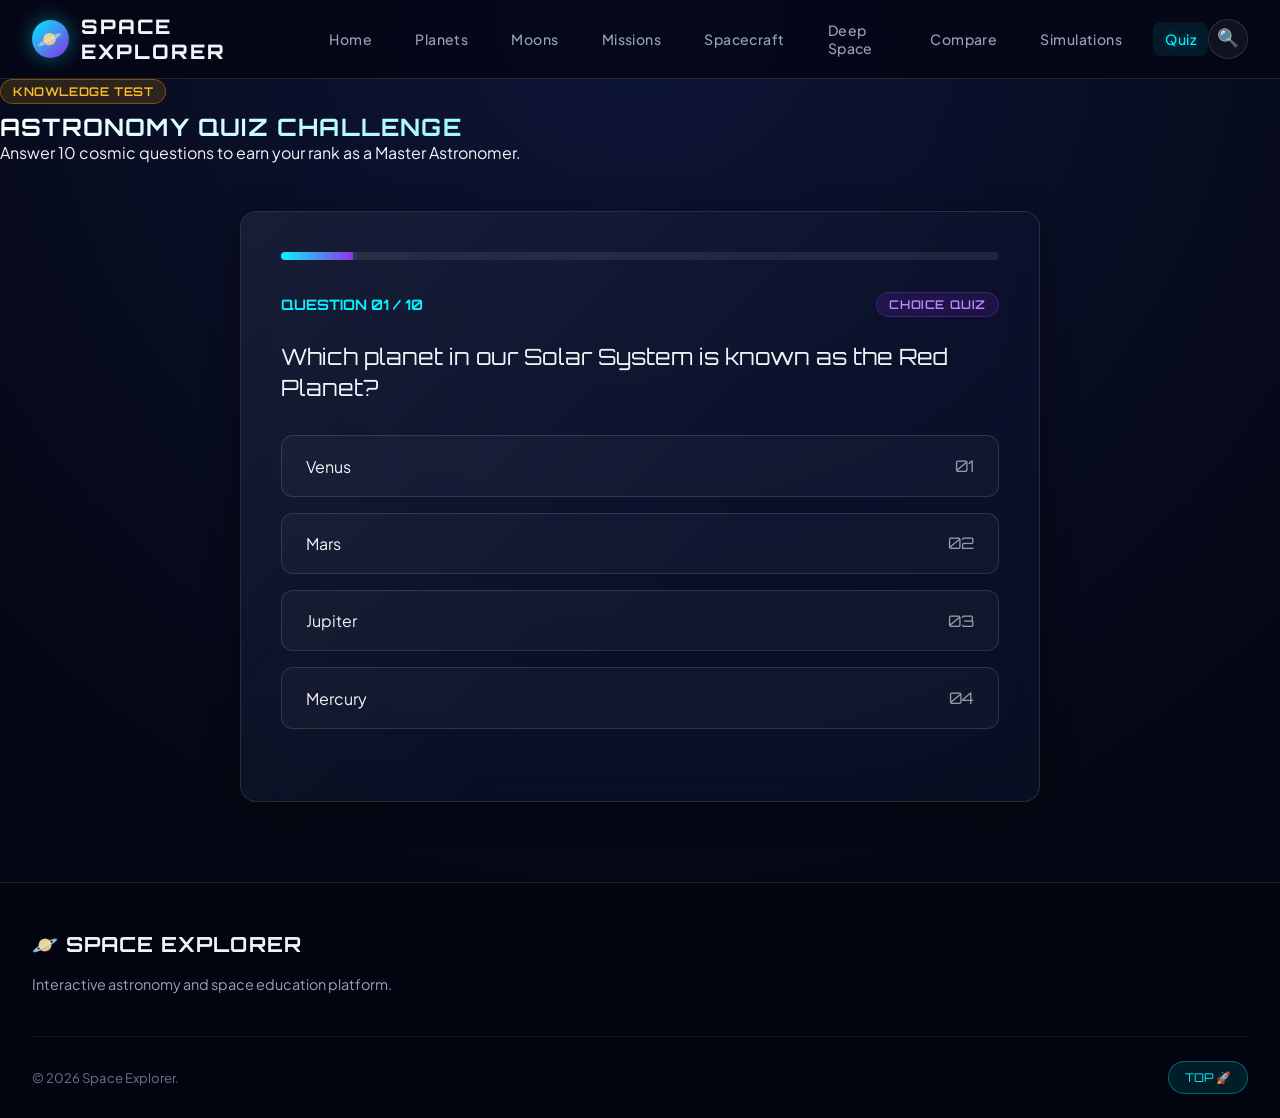
<file: quiz.html>
<!DOCTYPE html>
<html lang="en">
<head>
  <meta charset="UTF-8">
  <meta name="viewport" content="width=device-width, initial-scale=1.0">
  <title>Space Quiz & Challenge | SPACE EXPLORER</title>
  <meta name="description" content="Test your astronomy knowledge with 10 interactive multiple-choice questions and earn cosmic rank badges.">

  <link rel="stylesheet" href="css/style.css">
  <link rel="stylesheet" href="css/quiz.css">
  <link rel="stylesheet" href="css/responsive.css">
</head>
<body>

  <canvas id="starfield-canvas"></canvas>

  <nav class="navbar">
    <div class="nav-container">
      <a href="index.html" class="nav-brand">
        <div class="nav-brand-logo">🪐</div>
        <span>SPACE EXPLORER</span>
      </a>

      <ul class="nav-links" id="nav-links">
        <li><a href="index.html" class="nav-link">Home</a></li>
        <li><a href="planets.html" class="nav-link">Planets</a></li>
        <li><a href="moons.html" class="nav-link">Moons</a></li>
        <li><a href="missions.html" class="nav-link">Missions</a></li>
        <li><a href="spacecraft.html" class="nav-link">Spacecraft</a></li>
        <li><a href="deep-space.html" class="nav-link">Deep Space</a></li>
        <li><a href="compare.html" class="nav-link">Compare</a></li>
        <li><a href="simulations.html" class="nav-link">Simulations</a></li>
        <li><a href="quiz.html" class="nav-link active">Quiz</a></li>
      </ul>

      <div class="nav-actions">
        <button class="btn-icon" id="search-btn">🔍</button>
        <button class="mobile-toggle" id="mobile-toggle">☰</button>
      </div>
    </div>
  </nav>

  <main>
    <section class="explorer-header">
      <span class="badge badge-amber">KNOWLEDGE TEST</span>
      <h1 class="text-gradient-cyan" style="margin-top: 0.5rem;">ASTRONOMY QUIZ CHALLENGE</h1>
      <p>Answer 10 cosmic questions to earn your rank as a Master Astronomer.</p>
    </section>

    <div class="quiz-container">
      
      <!-- Active Quiz Card -->
      <div id="quiz-active-card" class="glass-panel quiz-card">
        <div class="quiz-progress-bar-wrap">
          <div id="quiz-progress-fill" class="quiz-progress-fill"></div>
        </div>

        <div class="quiz-meta-bar">
          <span id="quiz-counter" class="question-counter">QUESTION 01 / 10</span>
          <span class="badge badge-violet">CHOICE QUIZ</span>
        </div>

        <div id="question-text" class="question-text">
          Which planet is known as the Red Planet?
        </div>

        <div id="options-grid" class="options-grid"></div>

        <div id="feedback-box" class="feedback-box"></div>

        <div style="text-align: right; margin-top: 1.5rem;">
          <button id="quiz-next-btn" class="btn-primary" style="display: none;">NEXT QUESTION ➔</button>
        </div>
      </div>

      <!-- Final Results Screen Card -->
      <div id="quiz-result-card" class="glass-panel quiz-result-card" style="display: none;">
        <span class="badge badge-amber">🚀 MISSION COMPLETE</span>
        <h2 style="font-size: 2rem; margin-top: 0.8rem;">QUIZ PERFORMANCE REPORT</h2>

        <div id="final-score-val" class="score-big">8 / 10</div>

        <div id="final-rank-title" class="rank-title">Master Astronomer 🌌</div>
        <p style="color: var(--text-muted); max-width: 500px; margin: 0 auto 2rem auto; line-height: 1.6;">
          Outstanding work! You possess exceptional knowledge of our Solar System and the universe.
        </p>

        <div class="quiz-action-btns">
          <button id="quiz-retry-btn" class="btn-primary">TRY AGAIN 🔄</button>
          <a href="planets.html" class="btn-secondary">EXPLORE MORE 🪐</a>
        </div>
      </div>

    </div>
  </main>

  <div class="search-modal-overlay" id="search-modal-overlay">
    <div class="search-container">
      <div class="search-header">
        <span class="search-icon">🔍</span>
        <input type="text" class="search-input" id="search-input" placeholder="Search quiz..." autocomplete="off">
        <button class="search-close-btn" id="search-close">✕</button>
      </div>
      <div class="search-results" id="search-results"></div>
    </div>
  </div>

  <footer>
    <div class="footer-container">
      <div class="footer-info">
        <h3>🪐 SPACE EXPLORER</h3>
        <p>Interactive astronomy and space education platform.</p>
      </div>
    </div>
    <div class="footer-bottom">
      <span>© 2026 Space Explorer.</span>
      <button class="back-to-top-btn" id="back-to-top">TOP 🚀</button>
    </div>
  </footer>

  <script src="js/main.js"></script>
  <script src="js/quiz.js"></script>
</body>
</html>
</file>
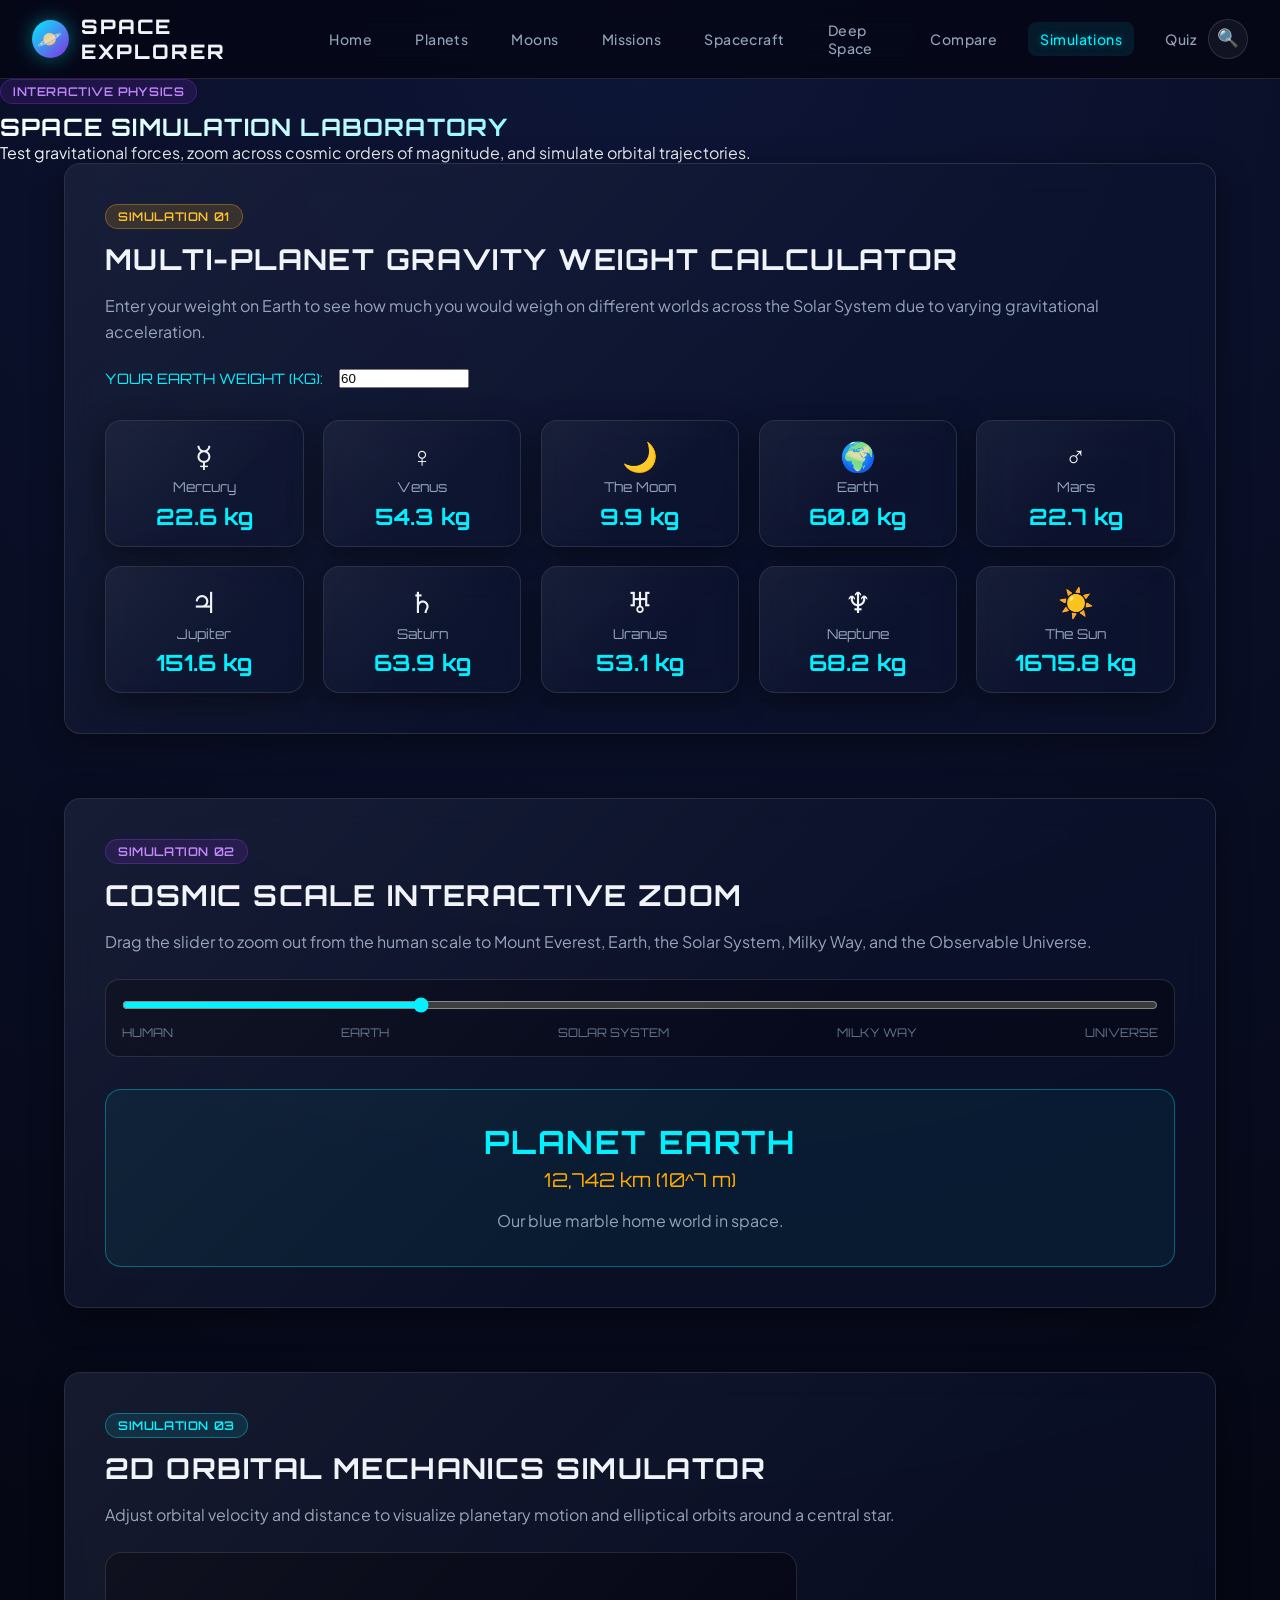
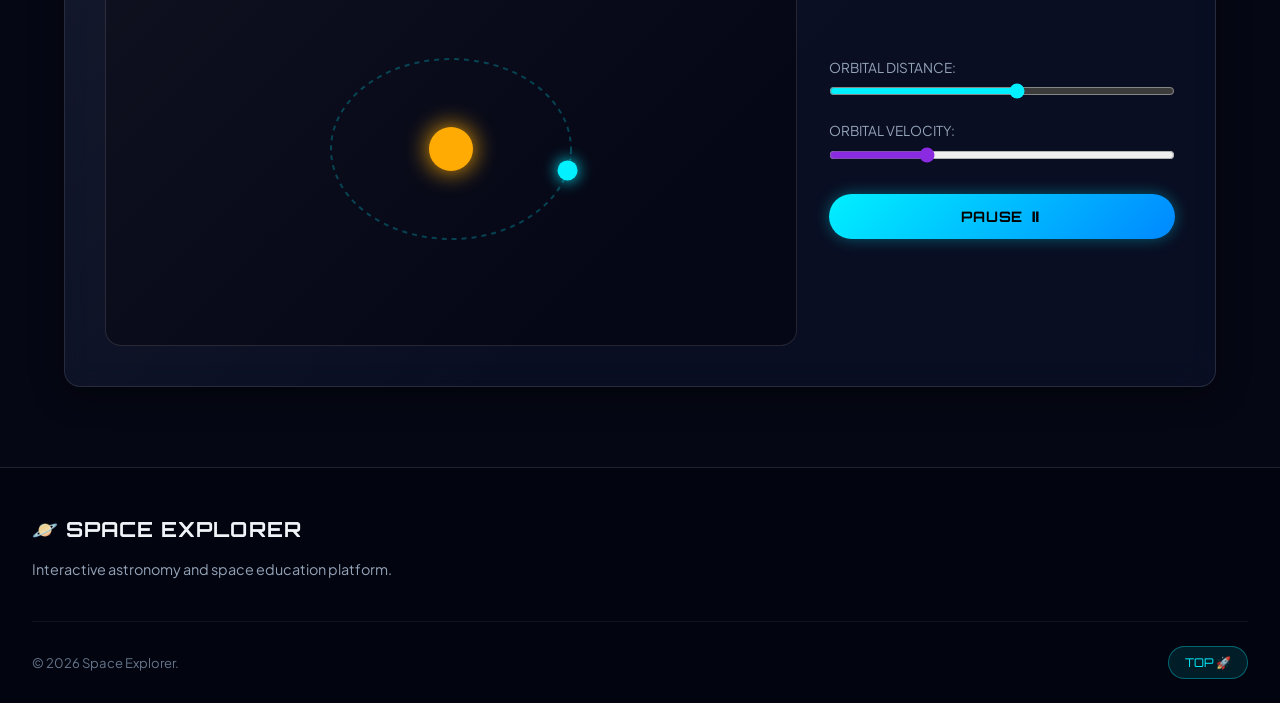
<file: simulations.html>
<!DOCTYPE html>
<html lang="en">
<head>
  <meta charset="UTF-8">
  <meta name="viewport" content="width=device-width, initial-scale=1.0">
  <title>Interactive Space Simulations | SPACE EXPLORER</title>
  <meta name="description" content="Engage with interactive space simulations: multi-planet weight calculator, cosmic scale zoom engine, and 2D orbital mechanics simulator.">

  <link rel="stylesheet" href="css/style.css">
  <link rel="stylesheet" href="css/responsive.css">
</head>
<body>

  <canvas id="starfield-canvas"></canvas>

  <nav class="navbar">
    <div class="nav-container">
      <a href="index.html" class="nav-brand">
        <div class="nav-brand-logo">🪐</div>
        <span>SPACE EXPLORER</span>
      </a>

      <ul class="nav-links" id="nav-links">
        <li><a href="index.html" class="nav-link">Home</a></li>
        <li><a href="planets.html" class="nav-link">Planets</a></li>
        <li><a href="moons.html" class="nav-link">Moons</a></li>
        <li><a href="missions.html" class="nav-link">Missions</a></li>
        <li><a href="spacecraft.html" class="nav-link">Spacecraft</a></li>
        <li><a href="deep-space.html" class="nav-link">Deep Space</a></li>
        <li><a href="compare.html" class="nav-link">Compare</a></li>
        <li><a href="simulations.html" class="nav-link active">Simulations</a></li>
        <li><a href="quiz.html" class="nav-link">Quiz</a></li>
      </ul>

      <div class="nav-actions">
        <button class="btn-icon" id="search-btn">🔍</button>
        <button class="mobile-toggle" id="mobile-toggle">☰</button>
      </div>
    </div>
  </nav>

  <main>
    <section class="explorer-header">
      <span class="badge badge-violet">INTERACTIVE PHYSICS</span>
      <h1 class="text-gradient-cyan" style="margin-top: 0.5rem;">SPACE SIMULATION LABORATORY</h1>
      <p>Test gravitational forces, zoom across cosmic orders of magnitude, and simulate orbital trajectories.</p>
    </section>

    <div style="max-width: 1200px; margin: 0 auto 5rem auto; padding: 0 1.5rem; display: flex; flex-direction: column; gap: 4rem;">
      
      <!-- Simulation 1: Multi-Planet Weight Calculator -->
      <section id="weight-calc" class="glass-panel" style="padding: 2.5rem;">
        <span class="badge badge-amber" style="margin-bottom: 0.8rem;">SIMULATION 01</span>
        <h2 style="font-size: 1.8rem; margin-bottom: 1rem;">Multi-Planet Gravity Weight Calculator</h2>
        <p style="color: var(--text-muted); line-height: 1.6; margin-bottom: 1.5rem;">
          Enter your weight on Earth to see how much you would weigh on different worlds across the Solar System due to varying gravitational acceleration.
        </p>

        <div style="display: flex; gap: 1rem; align-items: center; margin-bottom: 2rem;">
          <label style="font-family: var(--font-display); font-size: 0.9rem; color: var(--primary-cyan);">YOUR EARTH WEIGHT (KG):</label>
          <input type="number" id="calc-earth-weight" class="calc-input" value="60" style="width: 130px;">
        </div>

        <div id="weight-results-grid" style="display: grid; grid-template-columns: repeat(auto-fill, minmax(180px, 1fr)); gap: 1.2rem;"></div>
      </section>

      <!-- Simulation 2: Cosmic Scale Zoom -->
      <section id="cosmic-scale" class="glass-panel" style="padding: 2.5rem;">
        <span class="badge badge-violet" style="margin-bottom: 0.8rem;">SIMULATION 02</span>
        <h2 style="font-size: 1.8rem; margin-bottom: 1rem;">Cosmic Scale Interactive Zoom</h2>
        <p style="color: var(--text-muted); line-height: 1.6; margin-bottom: 1.5rem;">
          Drag the slider to zoom out from the human scale to Mount Everest, Earth, the Solar System, Milky Way, and the Observable Universe.
        </p>

        <div style="margin-bottom: 2rem; padding: 1rem; background: rgba(5, 7, 20, 0.6); border-radius: 14px; border: 1px solid var(--border-glass);">
          <input type="range" id="cosmic-scale-slider" min="1" max="8" value="3" style="width: 100%; accent-color: var(--primary-cyan); cursor: pointer;">
          <div style="display: flex; justify-content: space-between; font-size: 0.75rem; color: var(--text-dim); margin-top: 0.5rem; font-family: var(--font-display);">
            <span>HUMAN</span>
            <span>EARTH</span>
            <span>SOLAR SYSTEM</span>
            <span>MILKY WAY</span>
            <span>UNIVERSE</span>
          </div>
        </div>

        <div style="text-align: center; padding: 2rem; background: rgba(0, 240, 255, 0.05); border-radius: 16px; border: 1px solid var(--primary-cyan-glow);">
          <h3 id="cosmic-scale-name" style="font-size: 2rem; color: var(--primary-cyan); margin-bottom: 0.4rem;">Planet Earth</h3>
          <div id="cosmic-scale-value" style="font-family: var(--font-display); font-size: 1.2rem; color: var(--accent-amber); margin-bottom: 1rem;">12,742 km (10^7 m)</div>
          <p id="cosmic-scale-desc" style="color: var(--text-muted); max-width: 600px; margin: 0 auto; line-height: 1.6;">Our blue marble home world in space.</p>
        </div>
      </section>

      <!-- Simulation 3: Orbit Visualizer Canvas -->
      <section id="orbit-sim" class="glass-panel" style="padding: 2.5rem;">
        <span class="badge" style="margin-bottom: 0.8rem;">SIMULATION 03</span>
        <h2 style="font-size: 1.8rem; margin-bottom: 1rem;">2D Orbital Mechanics Simulator</h2>
        <p style="color: var(--text-muted); line-height: 1.6; margin-bottom: 1.5rem;">
          Adjust orbital velocity and distance to visualize planetary motion and elliptical orbits around a central star.
        </p>

        <div style="display: grid; grid-template-columns: 2fr 1fr; gap: 2rem; align-items: center;">
          <div style="display: flex; justify-content: center; background: rgba(5, 7, 20, 0.8); border-radius: 16px; border: 1px solid var(--border-glass); padding: 1rem;">
            <canvas id="orbit-canvas" style="max-width: 100%;"></canvas>
          </div>

          <div style="display: flex; flex-direction: column; gap: 1.2rem;">
            <div>
              <label style="font-size: 0.85rem; color: var(--text-muted); display: block; margin-bottom: 0.4rem;">ORBITAL DISTANCE:</label>
              <input type="range" id="orbit-dist-slider" min="60" max="170" value="120" style="width: 100%; accent-color: var(--primary-cyan);">
            </div>
            <div>
              <label style="font-size: 0.85rem; color: var(--text-muted); display: block; margin-bottom: 0.4rem;">ORBITAL VELOCITY:</label>
              <input type="range" id="orbit-speed-slider" min="0.005" max="0.06" step="0.005" value="0.02" style="width: 100%; accent-color: var(--secondary-violet);">
            </div>
            <button id="orbit-pause-btn" class="btn-primary" style="margin-top: 0.5rem; justify-content: center;">PAUSE ⏸</button>
          </div>
        </div>
      </section>

    </div>
  </main>

  <div class="search-modal-overlay" id="search-modal-overlay">
    <div class="search-container">
      <div class="search-header">
        <span class="search-icon">🔍</span>
        <input type="text" class="search-input" id="search-input" placeholder="Search simulations..." autocomplete="off">
        <button class="search-close-btn" id="search-close">✕</button>
      </div>
      <div class="search-results" id="search-results"></div>
    </div>
  </div>

  <footer>
    <div class="footer-container">
      <div class="footer-info">
        <h3>🪐 SPACE EXPLORER</h3>
        <p>Interactive astronomy and space education platform.</p>
      </div>
    </div>
    <div class="footer-bottom">
      <span>© 2026 Space Explorer.</span>
      <button class="back-to-top-btn" id="back-to-top">TOP 🚀</button>
    </div>
  </footer>

  <script src="js/main.js"></script>
  <script src="js/simulations.js"></script>
</body>
</html>
</file>
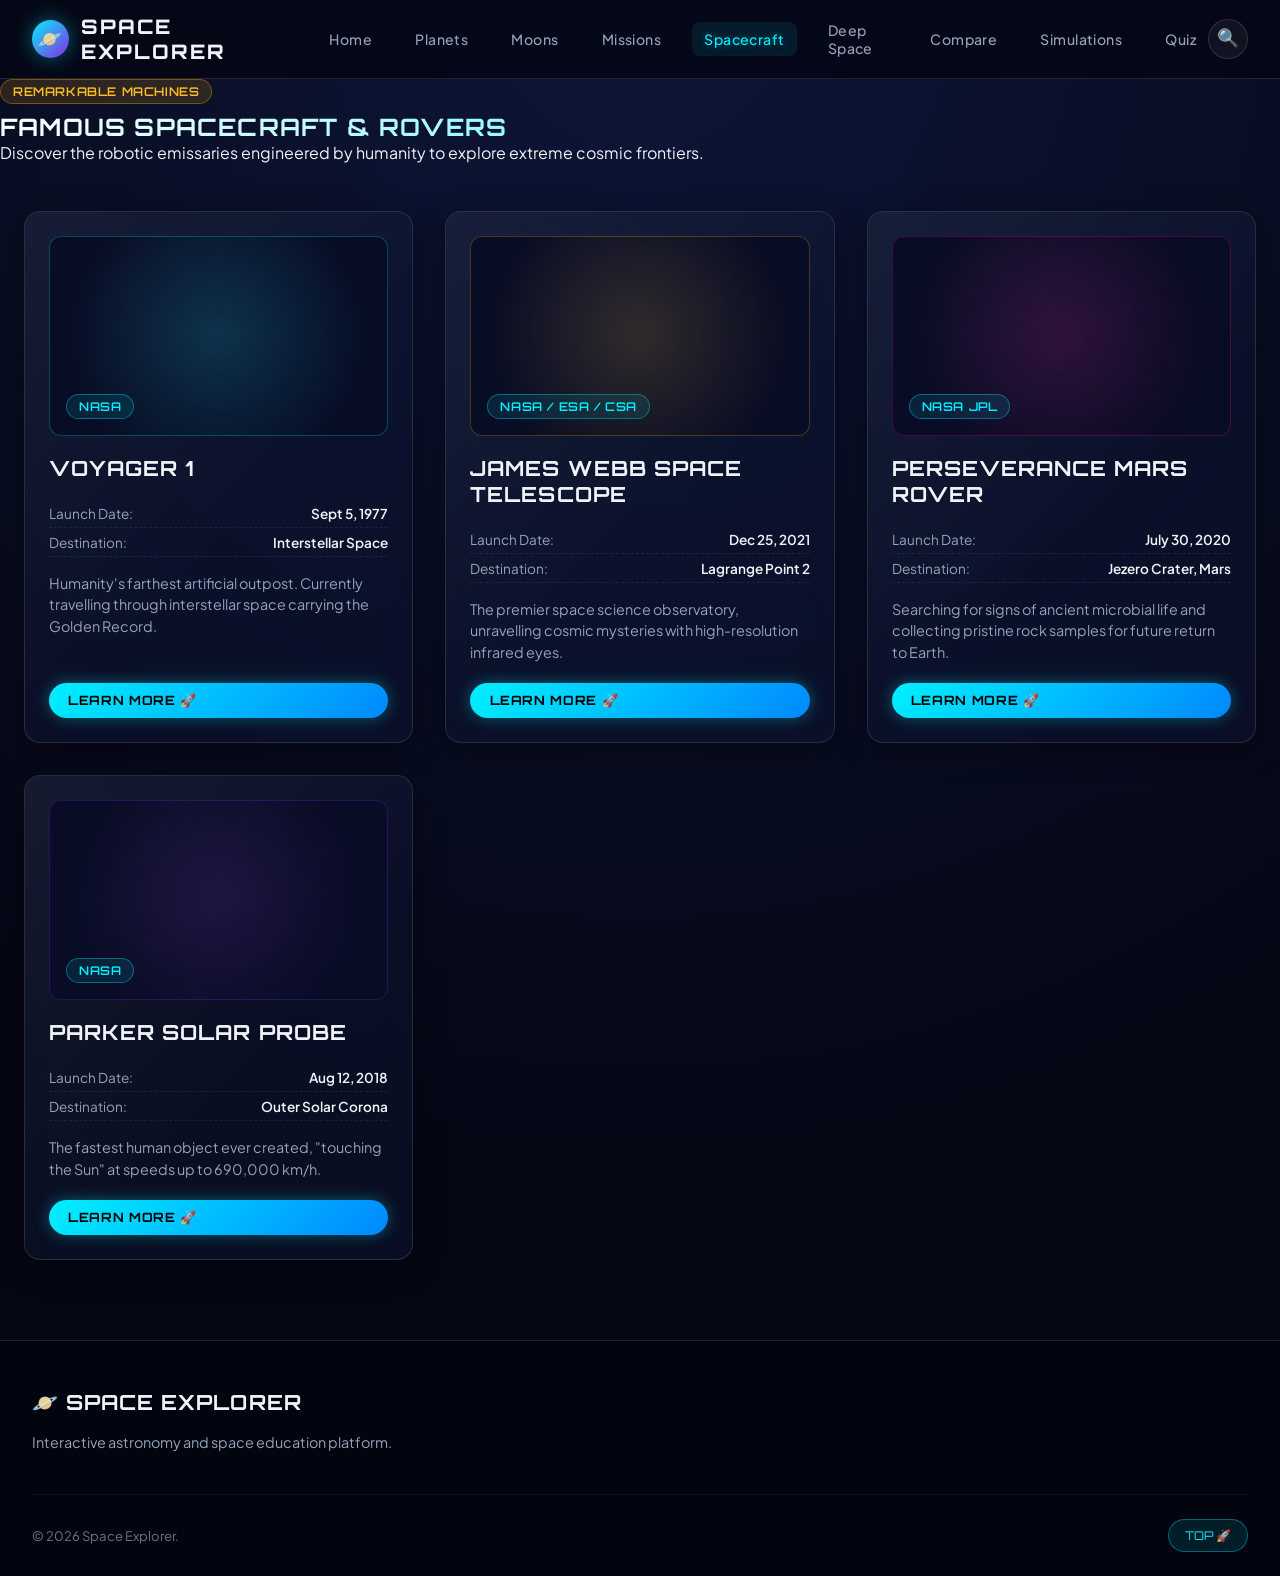
<file: spacecraft.html>
<!DOCTYPE html>
<html lang="en">
<head>
  <meta charset="UTF-8">
  <meta name="viewport" content="width=device-width, initial-scale=1.0">
  <title>Spacecraft Gallery | SPACE EXPLORER</title>
  <meta name="description" content="Explore famous spacecraft, satellites, and interplanetary rovers that push the boundaries of human knowledge.">

  <link rel="stylesheet" href="css/style.css">
  <link rel="stylesheet" href="css/missions.css">
  <link rel="stylesheet" href="css/responsive.css">
</head>
<body>

  <canvas id="starfield-canvas"></canvas>

  <nav class="navbar">
    <div class="nav-container">
      <a href="index.html" class="nav-brand">
        <div class="nav-brand-logo">🪐</div>
        <span>SPACE EXPLORER</span>
      </a>

      <ul class="nav-links" id="nav-links">
        <li><a href="index.html" class="nav-link">Home</a></li>
        <li><a href="planets.html" class="nav-link">Planets</a></li>
        <li><a href="moons.html" class="nav-link">Moons</a></li>
        <li><a href="missions.html" class="nav-link">Missions</a></li>
        <li><a href="spacecraft.html" class="nav-link active">Spacecraft</a></li>
        <li><a href="deep-space.html" class="nav-link">Deep Space</a></li>
        <li><a href="compare.html" class="nav-link">Compare</a></li>
        <li><a href="simulations.html" class="nav-link">Simulations</a></li>
        <li><a href="quiz.html" class="nav-link">Quiz</a></li>
      </ul>

      <div class="nav-actions">
        <button class="btn-icon" id="search-btn">🔍</button>
        <button class="mobile-toggle" id="mobile-toggle">☰</button>
      </div>
    </div>
  </nav>

  <main>
    <section class="explorer-header">
      <span class="badge badge-amber">REMARKABLE MACHINES</span>
      <h1 class="text-gradient-cyan" style="margin-top: 0.5rem;">FAMOUS SPACECRAFT & ROVERS</h1>
      <p>Discover the robotic emissaries engineered by humanity to explore extreme cosmic frontiers.</p>
    </section>

    <section style="padding: 0 1.5rem; max-width: 1300px; margin: 0 auto 5rem auto;">
      <div id="spacecraft-grid" class="gallery-grid"></div>
    </section>
  </main>

  <div class="search-modal-overlay" id="search-modal-overlay">
    <div class="search-container">
      <div class="search-header">
        <span class="search-icon">🔍</span>
        <input type="text" class="search-input" id="search-input" placeholder="Search spacecraft..." autocomplete="off">
        <button class="search-close-btn" id="search-close">✕</button>
      </div>
      <div class="search-results" id="search-results"></div>
    </div>
  </div>

  <footer>
    <div class="footer-container">
      <div class="footer-info">
        <h3>🪐 SPACE EXPLORER</h3>
        <p>Interactive astronomy and space education platform.</p>
      </div>
    </div>
    <div class="footer-bottom">
      <span>© 2026 Space Explorer.</span>
      <button class="back-to-top-btn" id="back-to-top">TOP 🚀</button>
    </div>
  </footer>

  <script src="js/main.js"></script>
  <script src="js/missions.js"></script>
</body>
</html>
</file>
<file: css/style.css>
/* ==========================================================================
   SPACE EXPLORER - Core Design System & Styling
   ========================================================================== */

@import url('https://fonts.googleapis.com/css2?family=Orbitron:wght@400;600;700;900&family=Plus+Jakarta+Sans:ital,wght@0,300;0,400;0,500;0,600;0,700;1,400&display=swap');

:root {
  /* Color Palette */
  --bg-dark: #050714;
  --bg-deep: #080c24;
  --bg-card: rgba(14, 20, 48, 0.55);
  --bg-card-hover: rgba(22, 32, 74, 0.75);
  
  --primary-cyan: #00f0ff;
  --primary-cyan-glow: rgba(0, 240, 255, 0.35);
  --secondary-violet: #8a2be2;
  --secondary-violet-glow: rgba(138, 43, 226, 0.35);
  --accent-magenta: #ff007f;
  --accent-amber: #ffaa00;
  --accent-emerald: #00ffaa;
  
  --text-main: #f0f4f8;
  --text-muted: #94a3b8;
  --text-dim: #64748b;
  
  --border-glass: rgba(255, 255, 255, 0.12);
  --border-glow: rgba(0, 240, 255, 0.3);
  
  /* Fonts */
  --font-display: 'Orbitron', -apple-system, sans-serif;
  --font-body: 'Plus Jakarta Sans', -apple-system, sans-serif;

  /* Transitions */
  --tr-fast: 0.2s cubic-bezier(0.4, 0, 0.2, 1);
  --tr-smooth: 0.4s cubic-bezier(0.16, 1, 0.3, 1);
  --tr-bounce: 0.5s cubic-bezier(0.34, 1.56, 0.64, 1);

  /* Shadows */
  --glass-shadow: 0 8px 32px 0 rgba(0, 0, 0, 0.45);
  --neon-cyan-shadow: 0 0 20px rgba(0, 240, 255, 0.4);
  --neon-violet-shadow: 0 0 25px rgba(138, 43, 226, 0.4);
}

/* Reset & Base */
*, *::before, *::after {
  box-sizing: border-box;
  margin: 0;
  padding: 0;
}

html {
  scroll-behavior: smooth;
  font-size: 16px;
  background-color: var(--bg-dark);
  color: var(--text-main);
  font-family: var(--font-body);
  overflow-x: hidden;
}

body {
  min-height: 100vh;
  display: flex;
  flex-direction: column;
  position: relative;
  background: radial-gradient(circle at 50% 0%, #0e1638 0%, #050714 70%);
}

/* Canvas Starfield Background */
#starfield-canvas {
  position: fixed;
  top: 0;
  left: 0;
  width: 100vw;
  height: 100vh;
  z-index: -1;
  pointer-events: none;
}

/* Typography Utility Classes */
h1, h2, h3, h4, .font-heading {
  font-family: var(--font-display);
  letter-spacing: 0.05em;
  text-transform: uppercase;
}

.text-gradient-cyan {
  background: linear-gradient(135deg, #ffffff 0%, var(--primary-cyan) 100%);
  -webkit-background-clip: text;
  -webkit-text-fill-color: transparent;
}

.text-gradient-violet {
  background: linear-gradient(135deg, #ffffff 0%, var(--secondary-violet) 100%);
  -webkit-background-clip: text;
  -webkit-text-fill-color: transparent;
}

.text-gradient-gold {
  background: linear-gradient(135deg, #ffffff 0%, var(--accent-amber) 100%);
  -webkit-background-clip: text;
  -webkit-text-fill-color: transparent;
}

/* Navigation Bar */
.navbar {
  position: sticky;
  top: 0;
  width: 100%;
  z-index: 1000;
  background: rgba(5, 7, 20, 0.85);
  backdrop-filter: blur(16px);
  -webkit-backdrop-filter: blur(16px);
  border-bottom: 1px solid var(--border-glass);
  padding: 0.8rem 2rem;
  transition: var(--tr-smooth);
}

.nav-container {
  max-width: 1400px;
  margin: 0 auto;
  display: flex;
  align-items: center;
  justify-content: space-between;
}

.nav-brand {
  display: flex;
  align-items: center;
  gap: 0.75rem;
  text-decoration: none;
  color: var(--text-main);
  font-family: var(--font-display);
  font-weight: 800;
  font-size: 1.25rem;
  letter-spacing: 0.1em;
}

.nav-brand-logo {
  width: 38px;
  height: 38px;
  background: linear-gradient(135deg, var(--primary-cyan), var(--secondary-violet));
  border-radius: 50%;
  display: flex;
  align-items: center;
  justify-content: center;
  box-shadow: var(--neon-cyan-shadow);
  animation: pulse-glow 3s infinite alternate;
}

.nav-links {
  display: flex;
  align-items: center;
  gap: 1.2rem;
  list-style: none;
}

.nav-link {
  text-decoration: none;
  color: var(--text-muted);
  font-size: 0.88rem;
  font-weight: 500;
  letter-spacing: 0.03em;
  padding: 0.5rem 0.75rem;
  border-radius: 8px;
  transition: var(--tr-fast);
  display: flex;
  align-items: center;
  gap: 0.4rem;
}

.nav-link:hover, .nav-link.active {
  color: var(--primary-cyan);
  background: rgba(0, 240, 255, 0.08);
  text-shadow: 0 0 8px var(--primary-cyan-glow);
}

.nav-actions {
  display: flex;
  align-items: center;
  gap: 0.75rem;
}

.btn-icon {
  background: rgba(255, 255, 255, 0.05);
  border: 1px solid var(--border-glass);
  color: var(--text-main);
  width: 40px;
  height: 40px;
  border-radius: 50%;
  display: flex;
  align-items: center;
  justify-content: center;
  cursor: pointer;
  transition: var(--tr-fast);
  font-size: 1.1rem;
}

.btn-icon:hover {
  border-color: var(--primary-cyan);
  box-shadow: 0 0 12px var(--primary-cyan-glow);
  color: var(--primary-cyan);
  transform: translateY(-2px);
}

.mobile-toggle {
  display: none;
  font-size: 1.5rem;
  background: none;
  border: none;
  color: var(--text-main);
  cursor: pointer;
}

/* Glass Card Component */
.glass-panel {
  background: var(--bg-card);
  backdrop-filter: blur(16px);
  -webkit-backdrop-filter: blur(16px);
  border: 1px solid var(--border-glass);
  border-radius: 16px;
  box-shadow: var(--glass-shadow);
  padding: 1.5rem;
  transition: var(--tr-smooth);
  position: relative;
  overflow: hidden;
}

.glass-panel::before {
  content: '';
  position: absolute;
  top: 0;
  left: 0;
  width: 100%;
  height: 100%;
  background: linear-gradient(135deg, rgba(255, 255, 255, 0.05) 0%, transparent 60%);
  pointer-events: none;
}

.glass-panel:hover {
  border-color: var(--border-glow);
  box-shadow: 0 12px 40px 0 rgba(0, 240, 255, 0.15);
}

/* Futuristic Buttons */
.btn-primary {
  background: linear-gradient(135deg, var(--primary-cyan) 0%, #0088ff 100%);
  color: #000;
  font-family: var(--font-display);
  font-weight: 700;
  font-size: 0.9rem;
  padding: 0.85rem 1.8rem;
  border: none;
  border-radius: 30px;
  cursor: pointer;
  text-decoration: none;
  display: inline-flex;
  align-items: center;
  gap: 0.6rem;
  transition: var(--tr-fast);
  box-shadow: 0 0 15px var(--primary-cyan-glow);
  text-transform: uppercase;
  letter-spacing: 0.05em;
}

.btn-primary:hover {
  transform: translateY(-3px) scale(1.02);
  box-shadow: 0 0 25px rgba(0, 240, 255, 0.7);
  background: linear-gradient(135deg, #33f3ff 0%, #1a94ff 100%);
}

.btn-secondary {
  background: rgba(255, 255, 255, 0.05);
  color: var(--text-main);
  border: 1px solid var(--border-glass);
  font-family: var(--font-display);
  font-weight: 600;
  font-size: 0.9rem;
  padding: 0.85rem 1.8rem;
  border-radius: 30px;
  cursor: pointer;
  text-decoration: none;
  display: inline-flex;
  align-items: center;
  gap: 0.6rem;
  transition: var(--tr-fast);
  backdrop-filter: blur(10px);
  text-transform: uppercase;
  letter-spacing: 0.05em;
}

.btn-secondary:hover {
  border-color: var(--secondary-violet);
  color: var(--secondary-violet);
  box-shadow: var(--neon-violet-shadow);
  background: rgba(138, 43, 226, 0.12);
  transform: translateY(-3px);
}

/* Badge System */
.badge {
  display: inline-flex;
  align-items: center;
  gap: 0.4rem;
  padding: 0.25rem 0.75rem;
  border-radius: 20px;
  font-size: 0.75rem;
  font-family: var(--font-display);
  font-weight: 600;
  letter-spacing: 0.05em;
  text-transform: uppercase;
  background: rgba(0, 240, 255, 0.1);
  border: 1px solid var(--primary-cyan-glow);
  color: var(--primary-cyan);
}

.badge-violet {
  background: rgba(138, 43, 226, 0.15);
  border-color: var(--secondary-violet-glow);
  color: #c084fc;
}

.badge-amber {
  background: rgba(255, 170, 0, 0.15);
  border-color: rgba(255, 170, 0, 0.35);
  color: #fbbf24;
}

.badge-ocean {
  background: rgba(0, 255, 170, 0.15);
  border-color: rgba(0, 255, 170, 0.35);
  color: #34d399;
}

/* Global Search Overlay Modal */
.search-modal-overlay {
  position: fixed;
  top: 0;
  left: 0;
  width: 100vw;
  height: 100vh;
  background: rgba(5, 7, 20, 0.85);
  backdrop-filter: blur(20px);
  -webkit-backdrop-filter: blur(20px);
  z-index: 2000;
  display: flex;
  justify-content: center;
  align-items: flex-start;
  padding-top: 5vh;
  opacity: 0;
  pointer-events: none;
  transition: opacity 0.3s ease;
}

.search-modal-overlay.active {
  opacity: 1;
  pointer-events: all;
}

.search-container {
  width: 90%;
  max-width: 700px;
  background: var(--bg-deep);
  border: 1px solid var(--primary-cyan-glow);
  border-radius: 20px;
  box-shadow: 0 0 50px rgba(0, 240, 255, 0.2);
  overflow: hidden;
  display: flex;
  flex-direction: column;
  animation: modal-slide-down 0.3s ease forwards;
}

.search-header {
  display: flex;
  align-items: center;
  padding: 1.2rem 1.5rem;
  border-bottom: 1px solid var(--border-glass);
  gap: 1rem;
}

.search-icon {
  font-size: 1.4rem;
  color: var(--primary-cyan);
}

.search-input {
  width: 100%;
  background: none;
  border: none;
  outline: none;
  color: var(--text-main);
  font-family: var(--font-body);
  font-size: 1.2rem;
}

.search-input::placeholder {
  color: var(--text-dim);
}

.search-close-btn {
  background: rgba(255, 255, 255, 0.05);
  border: none;
  color: var(--text-muted);
  width: 32px;
  height: 32px;
  border-radius: 50%;
  cursor: pointer;
  display: flex;
  align-items: center;
  justify-content: center;
  transition: var(--tr-fast);
}

.search-close-btn:hover {
  background: rgba(255, 0, 127, 0.2);
  color: var(--accent-magenta);
}

.search-results {
  max-height: 60vh;
  overflow-y: auto;
  padding: 1rem 1.5rem;
  display: flex;
  flex-direction: column;
  gap: 0.75rem;
}

.search-result-item {
  display: flex;
  align-items: center;
  justify-content: space-between;
  padding: 0.9rem 1.2rem;
  background: rgba(255, 255, 255, 0.03);
  border: 1px solid var(--border-glass);
  border-radius: 12px;
  text-decoration: none;
  color: var(--text-main);
  transition: var(--tr-fast);
}

.search-result-item:hover {
  background: rgba(0, 240, 255, 0.08);
  border-color: var(--primary-cyan-glow);
  transform: translateX(4px);
}

.search-result-title {
  font-family: var(--font-display);
  font-size: 1rem;
  font-weight: 600;
}

.search-result-cat {
  font-size: 0.75rem;
  color: var(--text-muted);
}

/* Footer Section */
footer {
  margin-top: auto;
  background: rgba(3, 5, 15, 0.9);
  border-top: 1px solid var(--border-glass);
  padding: 3rem 2rem 1.5rem 2rem;
}

.footer-container {
  max-width: 1400px;
  margin: 0 auto;
  display: grid;
  grid-template-columns: 2fr repeat(3, 1fr);
  gap: 2.5rem;
}

.footer-info h3 {
  font-size: 1.3rem;
  color: var(--text-main);
  margin-bottom: 1rem;
  display: flex;
  align-items: center;
  gap: 0.5rem;
}

.footer-info p {
  color: var(--text-muted);
  font-size: 0.9rem;
  line-height: 1.6;
  max-width: 400px;
}

.footer-links h4 {
  font-size: 1rem;
  color: var(--primary-cyan);
  margin-bottom: 1.2rem;
}

.footer-links ul {
  list-style: none;
  display: flex;
  flex-direction: column;
  gap: 0.6rem;
}

.footer-links a {
  color: var(--text-muted);
  text-decoration: none;
  font-size: 0.88rem;
  transition: var(--tr-fast);
}

.footer-links a:hover {
  color: var(--primary-cyan);
  padding-left: 4px;
}

.footer-bottom {
  max-width: 1400px;
  margin: 2.5rem auto 0 auto;
  padding-top: 1.5rem;
  border-top: 1px solid rgba(255, 255, 255, 0.05);
  display: flex;
  align-items: center;
  justify-content: space-between;
  color: var(--text-dim);
  font-size: 0.82rem;
}

.back-to-top-btn {
  background: rgba(0, 240, 255, 0.1);
  border: 1px solid var(--primary-cyan-glow);
  color: var(--primary-cyan);
  padding: 0.5rem 1rem;
  border-radius: 20px;
  cursor: pointer;
  font-family: var(--font-display);
  font-size: 0.75rem;
  transition: var(--tr-fast);
}

.back-to-top-btn:hover {
  background: var(--primary-cyan);
  color: #000;
  box-shadow: var(--neon-cyan-shadow);
}

/* Animations */
@keyframes pulse-glow {
  0% { box-shadow: 0 0 10px rgba(0, 240, 255, 0.3); }
  100% { box-shadow: 0 0 25px rgba(0, 240, 255, 0.8); }
}

@keyframes modal-slide-down {
  from { transform: translateY(-30px); opacity: 0; }
  to { transform: translateY(0); opacity: 1; }
}

@keyframes float-slow {
  0%, 100% { transform: translateY(0px) rotate(0deg); }
  50% { transform: translateY(-12px) rotate(3deg); }
}

.float-anim {
  animation: float-slow 6s ease-in-out infinite;
}
</file>
<file: css/responsive.css>
/* ==========================================================================
   SPACE EXPLORER - Responsive Design & Mobile Adaptations
   ========================================================================== */

@media (max-width: 1024px) {
  .planet-detail-stage {
    grid-template-columns: 1fr;
    gap: 2rem;
  }
  
  #planet-canvas-large {
    width: 300px;
    height: 300px;
  }

  .footer-container {
    grid-template-columns: 1fr 1fr;
  }
}

@media (max-width: 768px) {
  .navbar {
    padding: 0.8rem 1rem;
  }

  .nav-links {
    position: fixed;
    top: 60px;
    right: -100%;
    width: 260px;
    height: calc(100vh - 60px);
    background: rgba(5, 7, 20, 0.95);
    backdrop-filter: blur(20px);
    -webkit-backdrop-filter: blur(20px);
    flex-direction: column;
    align-items: flex-start;
    padding: 2rem 1.5rem;
    gap: 1rem;
    transition: right 0.3s ease;
    border-left: 1px solid var(--border-glass);
    box-shadow: -10px 0 30px rgba(0,0,0,0.8);
  }

  .nav-links.mobile-open {
    right: 0;
  }

  .mobile-toggle {
    display: block;
  }

  .timeline-container::before {
    left: 20px;
  }

  .timeline-item {
    width: 100%;
    padding-left: 50px;
    padding-right: 15px;
  }

  .timeline-item.left, .timeline-item.right {
    left: 0;
    text-align: left;
  }

  .timeline-item.left .timeline-node, .timeline-item.right .timeline-node {
    left: 10px;
    right: auto;
  }

  .footer-container {
    grid-template-columns: 1fr;
  }

  .footer-bottom {
    flex-direction: column;
    gap: 1rem;
    text-align: center;
  }

  .quiz-action-btns {
    flex-direction: column;
  }
}

@media (max-width: 480px) {
  .hero-title {
    font-size: 2.2rem !important;
  }

  .explorer-header h1 {
    font-size: 1.8rem;
  }

  .planet-stats-grid {
    grid-template-columns: 1fr;
  }

  .calc-input-group {
    flex-direction: column;
    align-items: flex-start;
  }
}
</file>
<file: css/missions.css>
/* ==========================================================================
   SPACE EXPLORER - Missions & Spacecraft Gallery Styling
   ========================================================================== */

/* Timeline Section */
.timeline-container {
  position: relative;
  max-width: 1000px;
  margin: 3rem auto;
  padding: 2rem 0;
}

.timeline-container::before {
  content: '';
  position: absolute;
  top: 0;
  bottom: 0;
  left: 50%;
  width: 2px;
  background: linear-gradient(180deg, var(--primary-cyan) 0%, var(--secondary-violet) 50%, var(--accent-magenta) 100%);
  transform: translateX(-50%);
  box-shadow: 0 0 10px var(--primary-cyan-glow);
}

.timeline-item {
  position: relative;
  width: 50%;
  padding: 1.5rem 2.5rem;
  box-sizing: border-box;
}

.timeline-item.left {
  left: 0;
  text-align: right;
}

.timeline-item.right {
  left: 50%;
  text-align: left;
}

.timeline-node {
  position: absolute;
  top: 2rem;
  width: 20px;
  height: 20px;
  border-radius: 50%;
  background: var(--bg-dark);
  border: 3px solid var(--primary-cyan);
  box-shadow: 0 0 15px var(--primary-cyan);
  z-index: 10;
  transition: var(--tr-fast);
}

.timeline-item.left .timeline-node {
  right: -10px;
}

.timeline-item.right .timeline-node {
  left: -10px;
}

.timeline-item:hover .timeline-node {
  transform: scale(1.4);
  background: var(--primary-cyan);
}

.timeline-card {
  cursor: pointer;
}

.timeline-year {
  font-family: var(--font-display);
  font-size: 1.3rem;
  font-weight: 800;
  color: var(--primary-cyan);
  margin-bottom: 0.4rem;
}

.timeline-title {
  font-size: 1.2rem;
  font-weight: 700;
  margin-bottom: 0.6rem;
  color: var(--text-main);
}

.timeline-desc {
  font-size: 0.9rem;
  color: var(--text-muted);
  line-height: 1.6;
}

/* Spacecraft Gallery Grid */
.gallery-grid {
  display: grid;
  grid-template-columns: repeat(auto-fill, minmax(320px, 1fr));
  gap: 2rem;
  max-width: 1300px;
  margin: 3rem auto;
}

.spacecraft-card {
  display: flex;
  flex-direction: column;
  height: 100%;
}

.spacecraft-visual {
  height: 200px;
  border-radius: 12px;
  margin-bottom: 1.2rem;
  background-size: cover;
  background-position: center;
  position: relative;
  overflow: hidden;
  display: flex;
  align-items: flex-end;
  padding: 1rem;
}

.spacecraft-visual-canvas {
  position: absolute;
  top: 0;
  left: 0;
  width: 100%;
  height: 100%;
}

.spacecraft-badge {
  position: relative;
  z-index: 2;
}

.spacecraft-card h3 {
  font-size: 1.3rem;
  margin-bottom: 0.5rem;
}

.spacecraft-specs {
  display: flex;
  flex-direction: column;
  gap: 0.4rem;
  margin: 1rem 0;
  font-size: 0.85rem;
  color: var(--text-muted);
}

.spacecraft-spec-row {
  display: flex;
  justify-content: space-between;
  border-bottom: 1px dashed rgba(255, 255, 255, 0.08);
  padding-bottom: 0.3rem;
}

.spacecraft-spec-val {
  color: var(--text-main);
  font-weight: 600;
}
</file>
<file: css/planets.css>
/* ==========================================================================
   SPACE EXPLORER - Planets & Solar System Styling
   ========================================================================== */

.explorer-header {
  text-align: center;
  padding: 3rem 1.5rem 2rem 1.5rem;
  max-width: 900px;
  margin: 0 auto;
}

.explorer-header h1 {
  font-size: 2.5rem;
  margin-bottom: 0.8rem;
}

.explorer-header p {
  color: var(--text-muted);
  font-size: 1.1rem;
  line-height: 1.6;
}

/* Solar System Interactive Visual Strip */
.solar-system-strip {
  width: 100%;
  max-width: 1300px;
  margin: 1.5rem auto 3rem auto;
  padding: 2rem 1rem;
  display: flex;
  align-items: center;
  justify-content: space-between;
  gap: 1rem;
  overflow-x: auto;
  position: relative;
}

.solar-system-strip::-webkit-scrollbar {
  height: 6px;
}
.solar-system-strip::-webkit-scrollbar-thumb {
  background: var(--primary-cyan-glow);
  border-radius: 4px;
}

.sun-node {
  flex-shrink: 0;
  width: 90px;
  height: 90px;
  background: radial-gradient(circle, #fff7ad 0%, #ffa500 50%, #ff4500 100%);
  border-radius: 50%;
  box-shadow: 0 0 40px #ffa500, 0 0 80px rgba(255, 69, 0, 0.6);
  display: flex;
  align-items: center;
  justify-content: center;
  font-family: var(--font-display);
  font-weight: 800;
  font-size: 0.8rem;
  color: #000;
  cursor: pointer;
  transition: var(--tr-smooth);
}

.sun-node:hover {
  transform: scale(1.1);
  box-shadow: 0 0 60px #ffa500, 0 0 100px rgba(255, 69, 0, 0.9);
}

.planet-node {
  flex-shrink: 0;
  display: flex;
  flex-direction: column;
  align-items: center;
  gap: 0.6rem;
  cursor: pointer;
  transition: var(--tr-fast);
  padding: 0.8rem 1rem;
  border-radius: 16px;
  border: 1px solid transparent;
}

.planet-node:hover, .planet-node.active {
  background: rgba(0, 240, 255, 0.08);
  border-color: var(--primary-cyan-glow);
  transform: translateY(-5px);
}

.planet-canvas-mini {
  width: 55px;
  height: 55px;
  border-radius: 50%;
  box-shadow: 0 4px 15px rgba(0,0,0,0.5);
  pointer-events: none;
}

.planet-name-label {
  font-family: var(--font-display);
  font-size: 0.8rem;
  letter-spacing: 0.05em;
  color: var(--text-muted);
}

.planet-node.active .planet-name-label {
  color: var(--primary-cyan);
  font-weight: 700;
}

/* Planet Spotlight / Detail Section */
.planet-detail-stage {
  max-width: 1300px;
  margin: 0 auto 4rem auto;
  display: grid;
  grid-template-columns: 1fr 1fr;
  gap: 3rem;
  align-items: center;
}

.planet-interactive-view {
  position: relative;
  display: flex;
  flex-direction: column;
  align-items: center;
  justify-content: center;
  min-height: 420px;
}

#planet-canvas-large {
  width: 380px;
  height: 380px;
  max-width: 100%;
  border-radius: 50%;
  cursor: grab;
  transition: transform 0.1s ease-out;
}

#planet-canvas-large:active {
  cursor: grabbing;
}

.canvas-hint {
  margin-top: 1rem;
  font-size: 0.8rem;
  color: var(--text-muted);
  display: flex;
  align-items: center;
  gap: 0.5rem;
}

/* Planet Info Sheet */
.planet-info-sheet h2 {
  font-size: 2.8rem;
  line-height: 1.1;
  margin-bottom: 0.4rem;
}

.planet-tagline {
  color: var(--primary-cyan);
  font-family: var(--font-display);
  font-size: 1.1rem;
  margin-bottom: 1.2rem;
  letter-spacing: 0.05em;
}

.planet-overview-text {
  color: var(--text-muted);
  line-height: 1.7;
  font-size: 1rem;
  margin-bottom: 2rem;
}

/* Quick Stats Grid */
.planet-stats-grid {
  display: grid;
  grid-template-columns: repeat(2, 1fr);
  gap: 1rem;
  margin-bottom: 2rem;
}

.stat-card {
  background: rgba(255, 255, 255, 0.03);
  border: 1px solid var(--border-glass);
  border-radius: 12px;
  padding: 1rem;
  display: flex;
  flex-direction: column;
  gap: 0.3rem;
}

.stat-label {
  font-size: 0.75rem;
  color: var(--text-muted);
  text-transform: uppercase;
  letter-spacing: 0.05em;
}

.stat-value {
  font-family: var(--font-display);
  font-size: 1.25rem;
  font-weight: 700;
  color: var(--text-main);
}

/* Planet Interactive Calculator Widget */
.weight-calc-widget {
  background: rgba(0, 240, 255, 0.05);
  border: 1px solid var(--primary-cyan-glow);
  border-radius: 14px;
  padding: 1.2rem;
  margin-top: 1.5rem;
}

.weight-calc-widget h4 {
  font-size: 0.9rem;
  color: var(--primary-cyan);
  margin-bottom: 0.8rem;
}

.calc-input-group {
  display: flex;
  gap: 0.8rem;
  align-items: center;
}

.calc-input {
  background: rgba(5, 7, 20, 0.8);
  border: 1px solid var(--border-glass);
  color: var(--text-main);
  padding: 0.6rem 1rem;
  border-radius: 8px;
  font-family: var(--font-body);
  font-size: 1rem;
  width: 110px;
}

.calc-result-badge {
  font-family: var(--font-display);
  font-size: 1.1rem;
  font-weight: 700;
  color: var(--accent-amber);
}

/* Tabbed Sections (Atmosphere, Surface, Moons, Facts) */
.planet-subsections {
  max-width: 1300px;
  margin: 2rem auto 5rem auto;
}

.tab-buttons {
  display: flex;
  gap: 1rem;
  border-bottom: 1px solid var(--border-glass);
  margin-bottom: 1.5rem;
  overflow-x: auto;
}

.tab-btn {
  background: none;
  border: none;
  color: var(--text-muted);
  font-family: var(--font-display);
  font-size: 0.95rem;
  padding: 0.8rem 1.2rem;
  cursor: pointer;
  border-bottom: 2px solid transparent;
  transition: var(--tr-fast);
  white-space: nowrap;
}

.tab-btn:hover, .tab-btn.active {
  color: var(--primary-cyan);
  border-bottom-color: var(--primary-cyan);
}

.tab-content {
  display: none;
  animation: fadeIn 0.4s ease forwards;
}

.tab-content.active {
  display: block;
}

@keyframes fadeIn {
  from { opacity: 0; transform: translateY(10px); }
  to { opacity: 1; transform: translateY(0); }
}
</file>
<file: css/quiz.css>
/* ==========================================================================
   SPACE EXPLORER - Quiz & Gamification Styling
   ========================================================================== */

.quiz-container {
  max-width: 800px;
  margin: 3rem auto 5rem auto;
  position: relative;
}

.quiz-progress-bar-wrap {
  width: 100%;
  height: 8px;
  background: rgba(255, 255, 255, 0.08);
  border-radius: 4px;
  overflow: hidden;
  margin-bottom: 2rem;
}

.quiz-progress-fill {
  height: 100%;
  width: 10%;
  background: linear-gradient(90deg, var(--primary-cyan) 0%, var(--secondary-violet) 100%);
  transition: width 0.4s ease;
  box-shadow: 0 0 12px var(--primary-cyan-glow);
}

.quiz-meta-bar {
  display: flex;
  justify-content: space-between;
  align-items: center;
  margin-bottom: 1.5rem;
  font-family: var(--font-display);
  font-size: 0.9rem;
  color: var(--text-muted);
}

.question-counter {
  color: var(--primary-cyan);
  font-weight: 700;
}

.quiz-card {
  padding: 2.5rem;
}

.question-text {
  font-family: var(--font-display);
  font-size: 1.4rem;
  line-height: 1.4;
  margin-bottom: 2rem;
  color: var(--text-main);
}

.options-grid {
  display: flex;
  flex-direction: column;
  gap: 1rem;
  margin-bottom: 2rem;
}

.option-btn {
  background: rgba(255, 255, 255, 0.03);
  border: 1px solid var(--border-glass);
  border-radius: 12px;
  padding: 1.2rem 1.5rem;
  text-align: left;
  color: var(--text-main);
  font-family: var(--font-body);
  font-size: 1rem;
  cursor: pointer;
  transition: var(--tr-fast);
  display: flex;
  align-items: center;
  justify-content: space-between;
}

.option-btn:hover {
  background: rgba(0, 240, 255, 0.08);
  border-color: var(--primary-cyan-glow);
  transform: translateX(6px);
}

.option-btn.correct {
  background: rgba(0, 255, 170, 0.15) !important;
  border-color: var(--accent-emerald) !important;
  color: #34d399 !important;
  box-shadow: 0 0 20px rgba(0, 255, 170, 0.3);
}

.option-btn.incorrect {
  background: rgba(255, 0, 127, 0.15) !important;
  border-color: var(--accent-magenta) !important;
  color: #ff66b2 !important;
}

.option-btn.disabled {
  pointer-events: none;
  opacity: 0.6;
}

.feedback-box {
  margin-top: 1.5rem;
  padding: 1.2rem;
  border-radius: 12px;
  background: rgba(14, 20, 48, 0.9);
  border: 1px solid var(--border-glass);
  display: none;
}

.feedback-box.show {
  display: block;
  animation: fadeIn 0.3s ease;
}

.feedback-title {
  font-family: var(--font-display);
  font-size: 0.95rem;
  margin-bottom: 0.4rem;
}

.feedback-box.correct .feedback-title {
  color: var(--accent-emerald);
}

.feedback-box.incorrect .feedback-title {
  color: var(--accent-magenta);
}

.feedback-text {
  color: var(--text-muted);
  font-size: 0.9rem;
  line-height: 1.5;
}

/* Quiz Results Screen */
.quiz-result-card {
  text-align: center;
  padding: 3rem 2rem;
}

.score-big {
  font-family: var(--font-display);
  font-size: 4.5rem;
  font-weight: 900;
  margin: 1.5rem 0;
  background: linear-gradient(135deg, var(--primary-cyan) 0%, var(--secondary-violet) 100%);
  -webkit-background-clip: text;
  -webkit-text-fill-color: transparent;
  text-shadow: 0 0 30px var(--primary-cyan-glow);
}

.rank-title {
  font-family: var(--font-display);
  font-size: 1.4rem;
  color: var(--accent-amber);
  margin-bottom: 1.5rem;
}

.quiz-action-btns {
  display: flex;
  gap: 1.5rem;
  justify-content: center;
  margin-top: 2rem;
}
</file>
